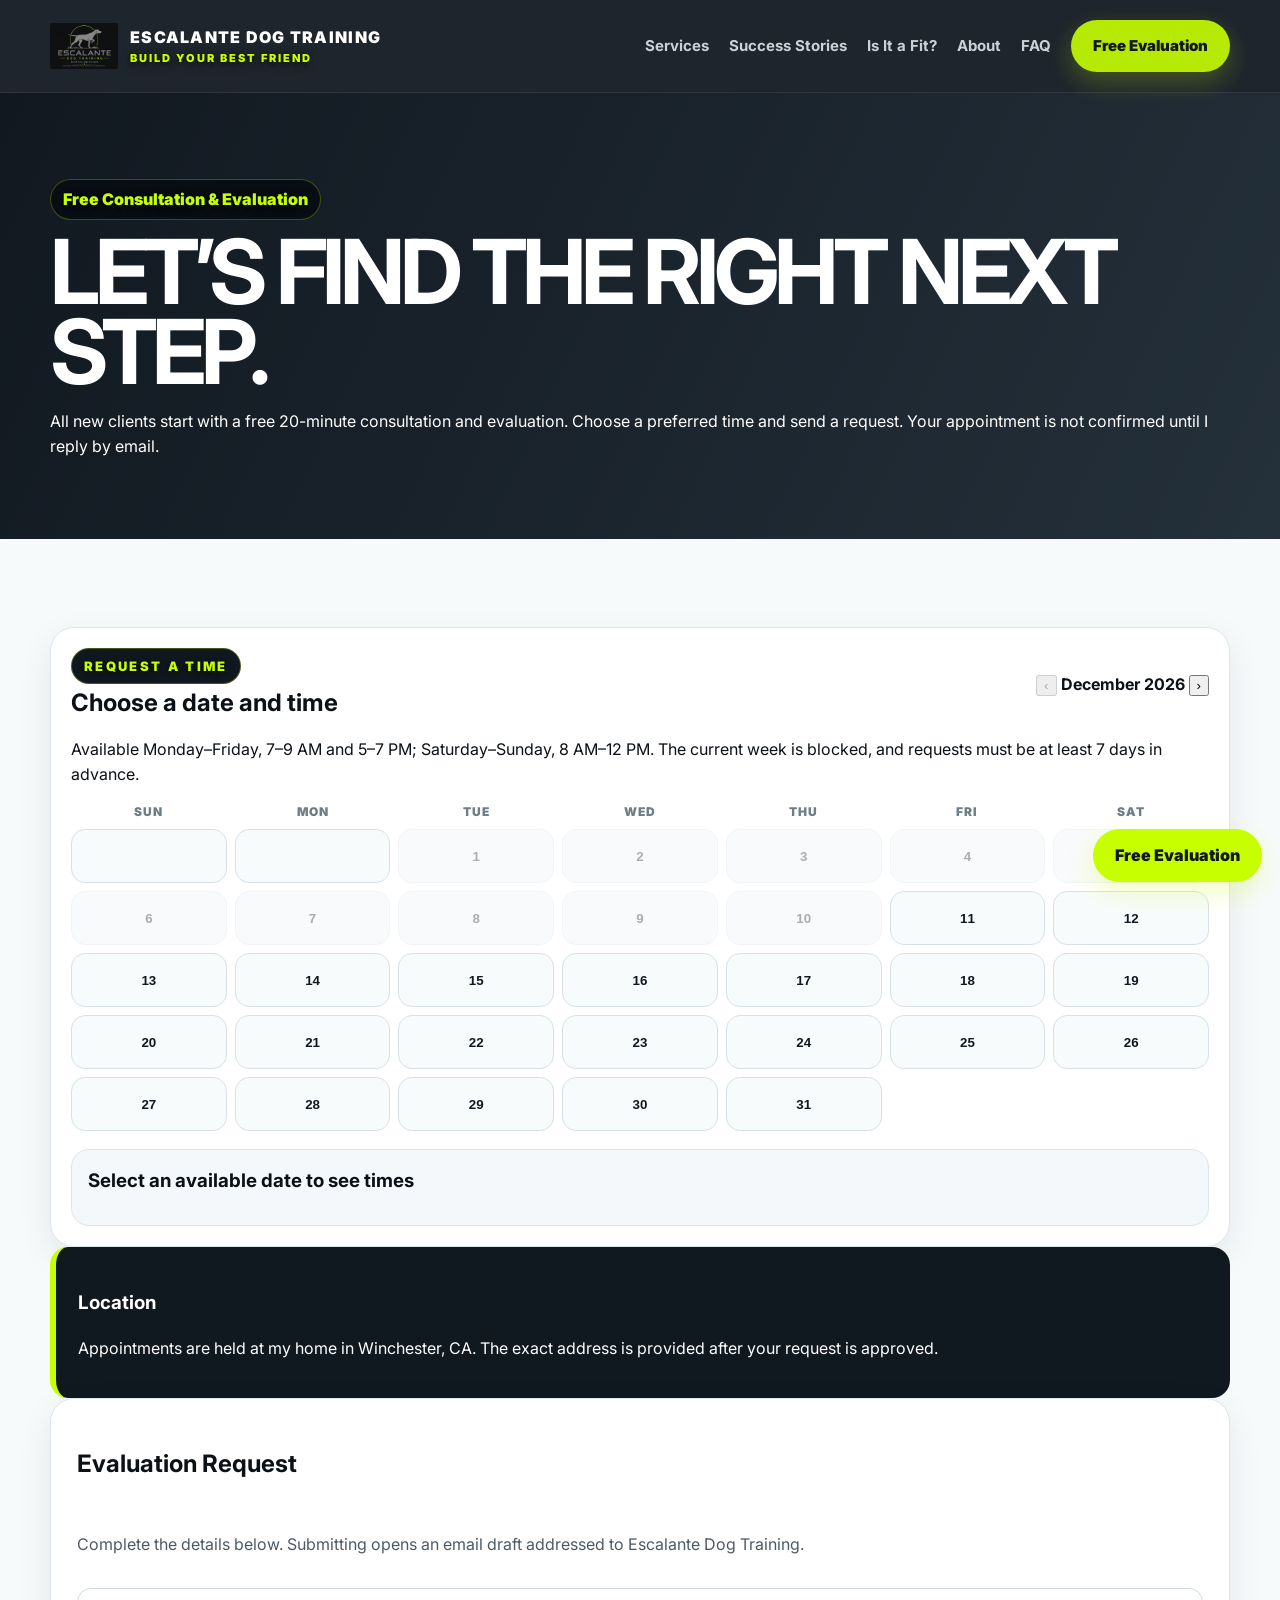
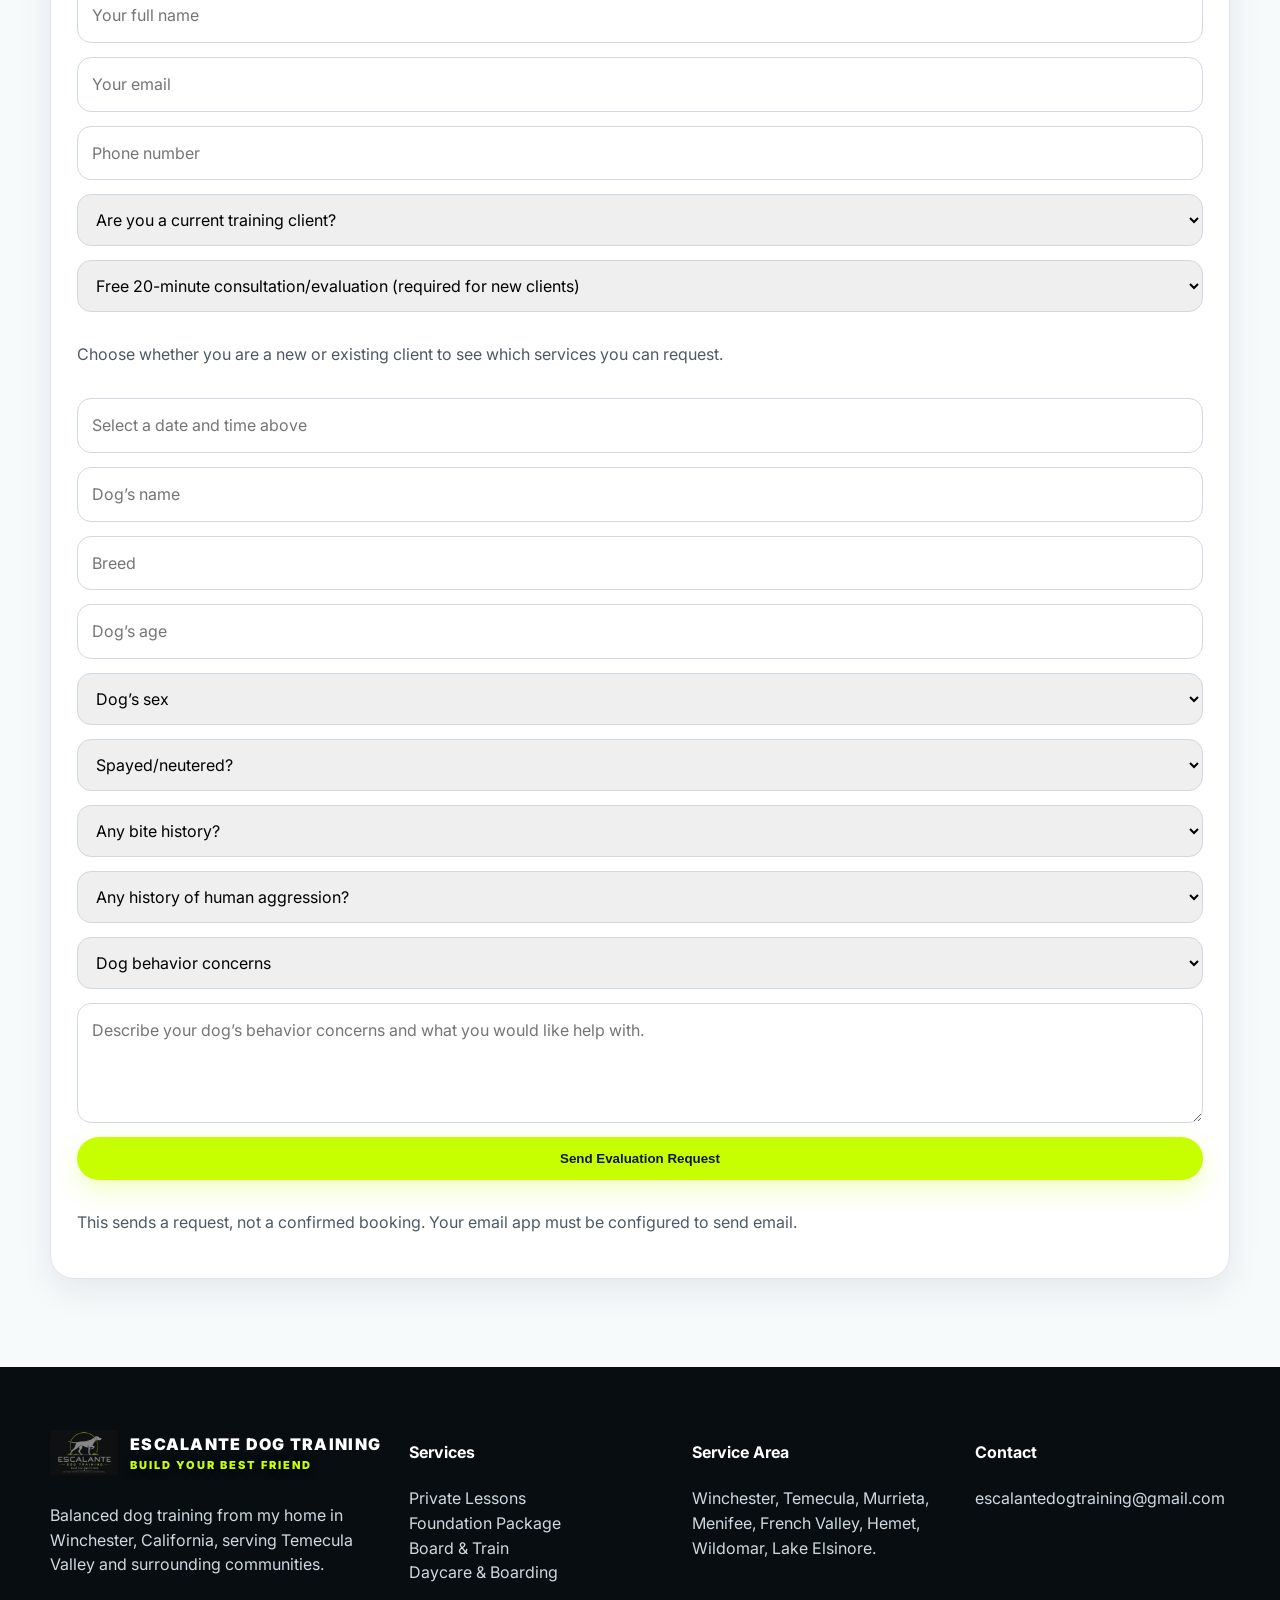
<file: contact.html>
<!doctype html>
<html lang="en">
<head>
  <meta charset="utf-8">
  <meta name="viewport" content="width=device-width, initial-scale=1">
  <title>Book Dog Training in Winchester CA | Escalante Dog Training</title>
  <meta name="description" content="Request a free 20-minute dog training consultation and evaluation with Escalante Dog Training in Winchester, CA.">
  <link rel="icon" type="image/png" href="favicon.png">
  <meta property="og:image" content="assets/images/logo.png">
  <link rel="preconnect" href="https://fonts.googleapis.com">
  <link rel="preconnect" href="https://fonts.gstatic.com" crossorigin>
  <link href="https://fonts.googleapis.com/css2?family=Inter:wght@400;600;700;800;900&display=swap" rel="stylesheet">
  <link rel="stylesheet" href="assets/css/style.css">
</head>

<body>
  <header class="topbar">
    <div class="container nav">
      <a class="brand" href="index.html">
        <img src="assets/images/logo.png" alt="Escalante Dog Training logo">
        <span>Escalante Dog Training<small>Build Your Best Friend</small></span>
      </a>
      <button class="menu" aria-label="Open navigation" aria-expanded="false">☰</button>
      <nav class="links">
        <a href="services.html">Services</a>
        <a href="success-stories.html">Success Stories</a>
        <a href="fit.html">Is It a Fit?</a>
        <a href="about.html">About</a>
        <a href="faq.html">FAQ</a>
        <a href="contact.html" class="btn">Free Evaluation</a>
      </nav>
    </div>
  </header>

  <main>
    <section class="page-hero">
      <div class="container">
        <div class="breadcrumb">Free Consultation &amp; Evaluation</div>
        <h1>Let’s find the right next step.</h1>
        <p>All new clients start with a free 20-minute consultation and evaluation. Choose a preferred time and send a request. Your appointment is not confirmed until I reply by email.</p>
      </div>
    </section>

    <section class="section">
      <div class="container booking-layout">

        <div>
          <div class="calendar-shell">
            <div class="calendar-head">
              <div>
                <span class="eyebrow">Request a Time</span>
                <h2>Choose a date and time</h2>
              </div>

              <div class="month-controls">
                <button type="button" class="calendar-nav" id="prevMonth" aria-label="Previous month">‹</button>
                <strong id="calendarMonthLabel">Month Year</strong>
                <button type="button" class="calendar-nav" id="nextMonth" aria-label="Next month">›</button>
              </div>
            </div>

            <p class="calendar-note">
              Available Monday–Friday, 7–9 AM and 5–7 PM; Saturday–Sunday, 8 AM–12 PM. The current week is blocked, and requests must be at least 7 days in advance.
            </p>

            <div class="cal-grid" id="bookingCalendar" aria-label="Booking calendar"></div>

            <div class="time-panel">
              <h3 id="selectedDateLabel">Select an available date to see times</h3>
              <div class="slots" id="timeSlots"></div>
            </div>
          </div>

          <div class="notice location-note">
            <h3>Location</h3>
            <p>Appointments are held at my home in Winchester, CA. The exact address is provided after your request is approved.</p>
          </div>
        </div>

        <form class="form card pad" id="bookingForm">
          <h2>Evaluation Request</h2>
          <p class="muted">Complete the details below. Submitting opens an email draft addressed to Escalante Dog Training.</p>

          <input name="Name" placeholder="Your full name" autocomplete="name" required>
          <input name="Email" type="email" placeholder="Your email" autocomplete="email" required>
          <input name="Phone" type="tel" placeholder="Phone number" autocomplete="tel" required>

          <select name="Client Status" id="clientStatus" required>
            <option value="">Are you a current training client?</option>
            <option>No — I am a new client</option>
            <option>Yes — I am an existing client</option>
          </select>

          <select name="Service Requested" id="serviceRequested" required>
            <option value="Free 20-minute consultation/evaluation">Free 20-minute consultation/evaluation (required for new clients)</option>
            <option value="Single Training Session - $100">Single Training Session — $100</option>
            <option value="10 Session Foundation Package - $800">10-Session Foundation Package — $800</option>
            <option value="2 Week Board & Train - $1,000">2-Week Board &amp; Train — $1,000</option>
            <option value="4 Week Board & Train - $2,000">4-Week Board &amp; Train — $2,000</option>
            <option value="Daycare - Existing Clients Only">Daycare — Existing Clients Only</option>
            <option value="Boarding - Existing Clients Only">Boarding — Existing Clients Only</option>
          </select>

          <p id="serviceRule" class="form-hint">
            New clients must request the free evaluation first. Other services can be discussed during the evaluation.
          </p>

          <input id="preferred" name="Preferred Date/Time" placeholder="Select a date and time above" readonly required>

          <input name="Dog Name" placeholder="Dog’s name" required>
          <input name="Breed" placeholder="Breed" required>
          <input name="Age" placeholder="Dog’s age" required>

          <select name="Sex" required>
            <option value="">Dog’s sex</option>
            <option>Male</option>
            <option>Female</option>
          </select>

          <select name="Fixed Status" required>
            <option value="">Spayed/neutered?</option>
            <option>Yes</option>
            <option>No</option>
          </select>

          <select name="Bite History" required>
            <option value="">Any bite history?</option>
            <option>No</option>
            <option>Yes</option>
          </select>

          <select name="Human Aggression" required>
            <option value="">Any history of human aggression?</option>
            <option>No</option>
            <option>Yes</option>
          </select>

          <select name="Dog Behavior" required>
            <option value="">Dog behavior concerns</option>
            <option>No known concerns</option>
            <option>Leash reactivity</option>
            <option>Dog aggression (muzzle required)</option>
            <option>Other behavior concerns</option>
          </select>

          <textarea name="Behavior Concerns and Training Goals" placeholder="Describe your dog’s behavior concerns and what you would like help with." required></textarea>

          <button class="btn" type="submit">Send Evaluation Request</button>

          <p class="muted">This sends a request, not a confirmed booking. Your email app must be configured to send email.</p>
        </form>

      </div>
    </section>
  </main>

  <footer class="footer">
    <div class="container footer-grid">
      <div>
        <a class="brand" href="index.html">
          <img src="assets/images/logo.png" alt="Escalante Dog Training logo">
          <span>Escalante Dog Training<small>Build Your Best Friend</small></span>
        </a>
        <p>Balanced dog training from my home in Winchester, California, serving Temecula Valley and surrounding communities.</p>
      </div>

      <div>
        <h4>Services</h4>
        <p>
          <a href="services.html#private">Private Lessons</a><br>
          <a href="services.html#foundation">Foundation Package</a><br>
          <a href="services.html#board-train">Board &amp; Train</a><br>
          <a href="services.html#care">Daycare &amp; Boarding</a>
        </p>
      </div>

      <div>
        <h4>Service Area</h4>
        <p>Winchester, Temecula, Murrieta, Menifee, French Valley, Hemet, Wildomar, Lake Elsinore.</p>
      </div>

      <div>
        <h4>Contact</h4>
        <p><a href="mailto:escalantedogtraining@gmail.com">escalantedogtraining@gmail.com</a></p>
      </div>
    </div>
  </footer>

  <a class="float-book" href="contact.html"><span class="btn">Free Evaluation</span></a>
  <script src="assets/js/script.js"></script>
</body>
</html>
</file>
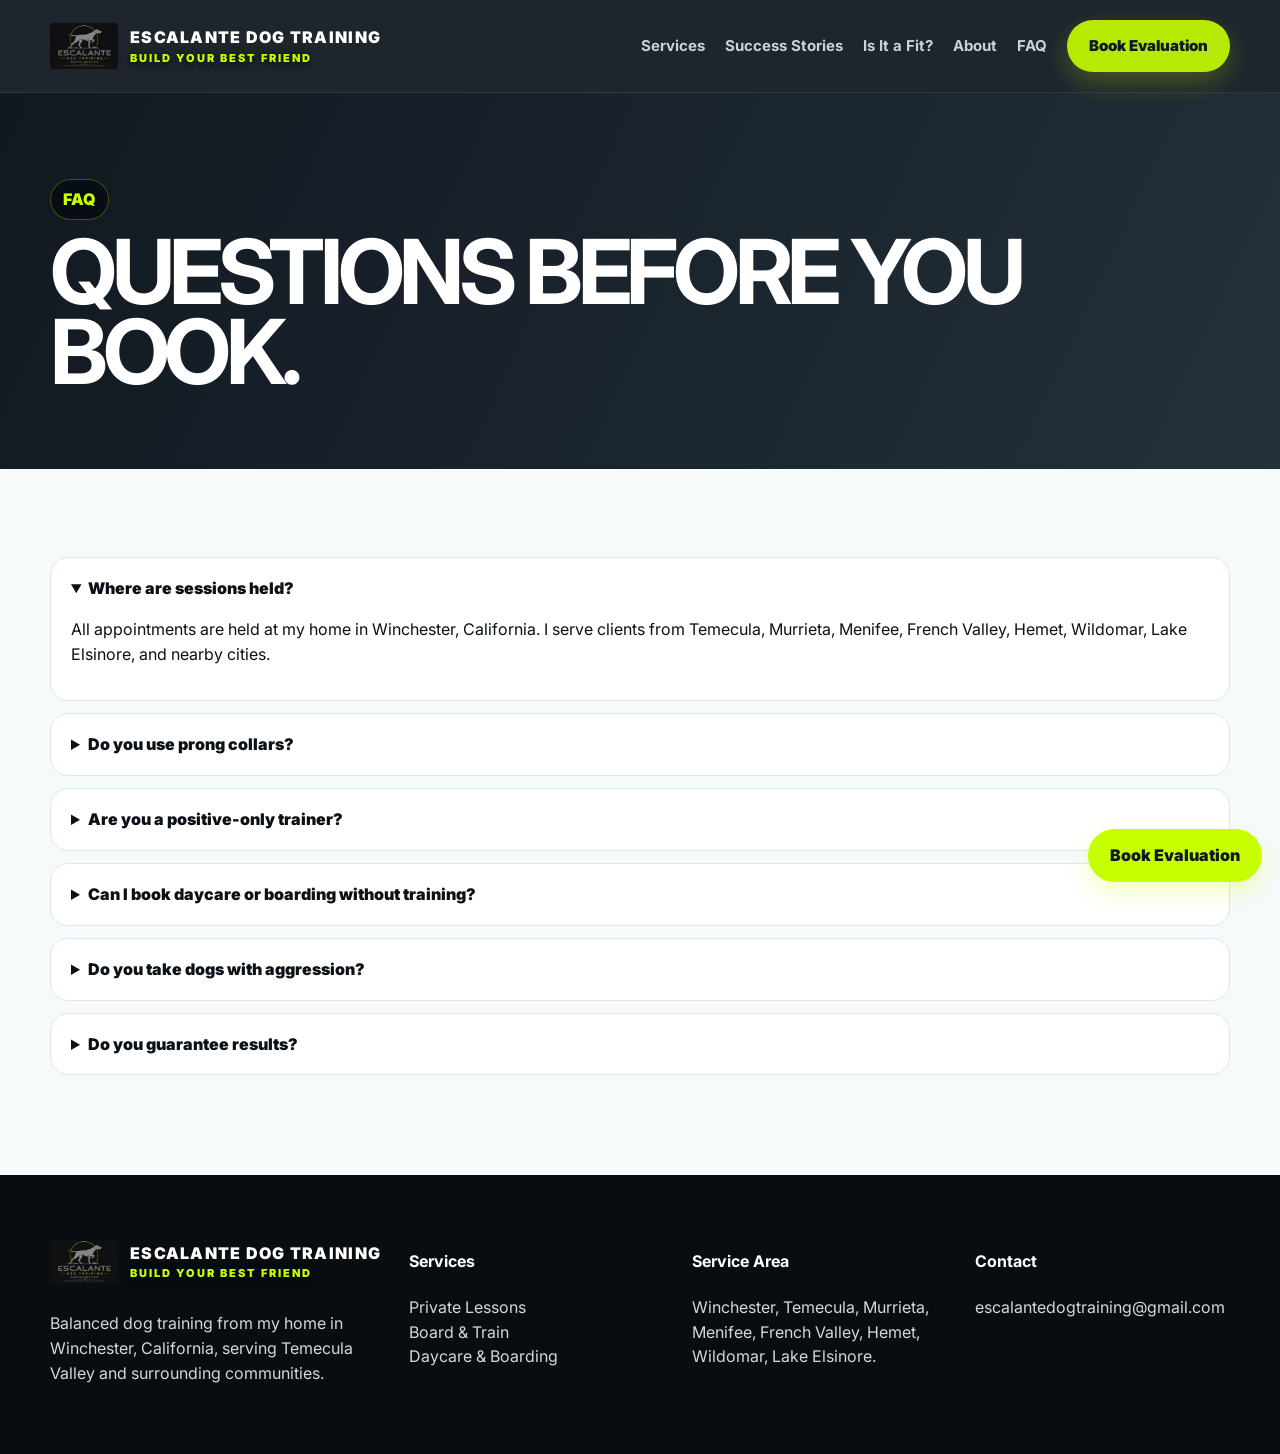
<file: faq.html>
<!doctype html><html lang="en"><head><link rel="icon" type="image/png" href="favicon.png"><meta charset="utf-8"><meta name="viewport" content="width=device-width,initial-scale=1"><title>Dog Training FAQ | Escalante Dog Training</title><meta name="description" content="Frequently asked questions about private dog training, prong collars, board and train, daycare, boarding, and scheduling in Winchester, CA."><meta name="keywords" content="dog trainer Winchester CA, dog trainer Temecula, dog training Murrieta, balanced dog trainer, leash reactivity training, board and train Temecula"><meta property="og:title" content="Dog Training FAQ | Escalante Dog Training"><meta property="og:description" content="Frequently asked questions about private dog training, prong collars, board and train, daycare, boarding, and scheduling in Winchester, CA."><meta property="og:image" content="assets/images/logo.png"><link rel="preconnect" href="https://fonts.googleapis.com"><link rel="preconnect" href="https://fonts.gstatic.com" crossorigin><link href="https://fonts.googleapis.com/css2?family=Inter:wght@400;600;700;800;900&display=swap" rel="stylesheet"><link rel="stylesheet" href="assets/css/style.css"></head><body><header class="topbar"><div class="container nav"><a class="brand" href="index.html"><img src="assets/images/logo.png" alt="Escalante Dog Training pointing Weimaraner logo"><span>Escalante Dog Training<small>Build Your Best Friend</small></span></a><button class="menu" aria-label="Open navigation">☰</button><nav class="links"><a href="services.html">Services</a><a href="success-stories.html">Success Stories</a><a href="fit.html">Is It a Fit?</a><a href="about.html">About</a><a href="faq.html">FAQ</a><a href="contact.html" class="btn">Book Evaluation</a></nav></div></header>
<main><section class="page-hero"><div class="container"><div class="breadcrumb">FAQ</div><h1>Questions before you book.</h1></div></section><section class="section faq"><div class="container"><details open><summary>Where are sessions held?</summary><p>All appointments are held at my home in Winchester, California. I serve clients from Temecula, Murrieta, Menifee, French Valley, Hemet, Wildomar, Lake Elsinore, and nearby cities.</p></details><details><summary>Do you use prong collars?</summary><p>Yes. I use prong collars during training sessions with all dogs. I am transparent about this so clients know what methods and tools they are signing up for.</p></details><details><summary>Are you a positive-only trainer?</summary><p>No. I use balanced training, which includes rewards for wanted behavior and fair consequences for unwanted behavior.</p></details><details><summary>Can I book daycare or boarding without training?</summary><p>No. Daycare and boarding are only for existing training clients. These services maintain structure, but they do not include one-on-one training during the stay.</p></details><details><summary>Do you take dogs with aggression?</summary><p>Dogs with dog aggression must be muzzled. I do not accept dogs with human aggression or bite history.</p></details><details><summary>Do you guarantee results?</summary><p>No, I cannot guarantee results. Training depends on the dog, the owner, consistency, follow-through, and continued practice after each session or program. What I can do is give you clear tools, structure, coaching, and a realistic plan to continue progress at home.</p></details></div></section></main><footer class="footer"><div class="container footer-grid"><div><a class="brand" href="index.html"><img src="assets/images/logo.png" alt="Escalante Dog Training logo"><span>Escalante Dog Training<small>Build Your Best Friend</small></span></a><p>Balanced dog training from my home in Winchester, California, serving Temecula Valley and surrounding communities.</p></div><div><h4>Services</h4><p><a href="services.html">Private Lessons</a><br><a href="services.html#board-train">Board & Train</a><br><a href="services.html#care">Daycare & Boarding</a></p></div><div><h4>Service Area</h4><p>Winchester, Temecula, Murrieta, Menifee, French Valley, Hemet, Wildomar, Lake Elsinore.</p></div><div><h4>Contact</h4><p><a href="mailto:escalantedogtraining@gmail.com">escalantedogtraining@gmail.com</a></p></div></div></footer><a class="float-book" href="contact.html"><span class="btn">Book Evaluation</span></a><script src="assets/js/script.js"></script></body></html>
</file>
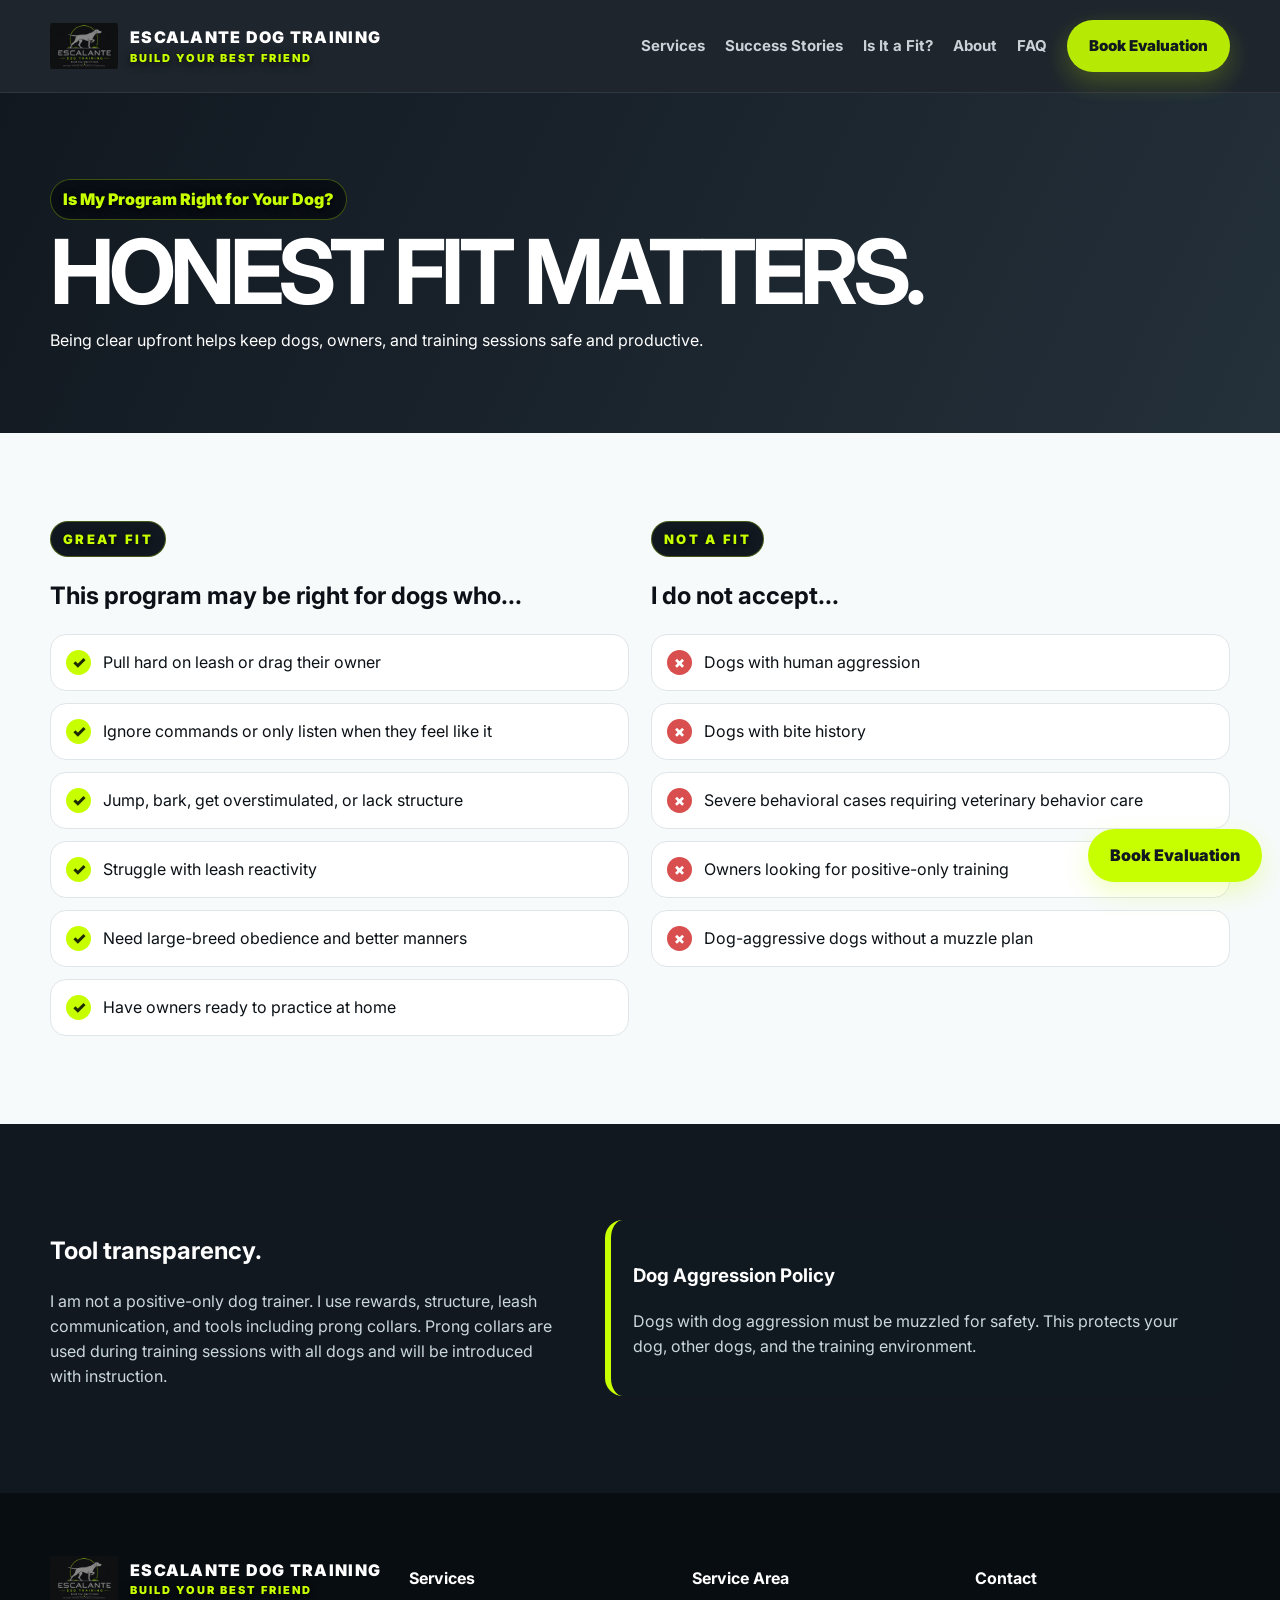
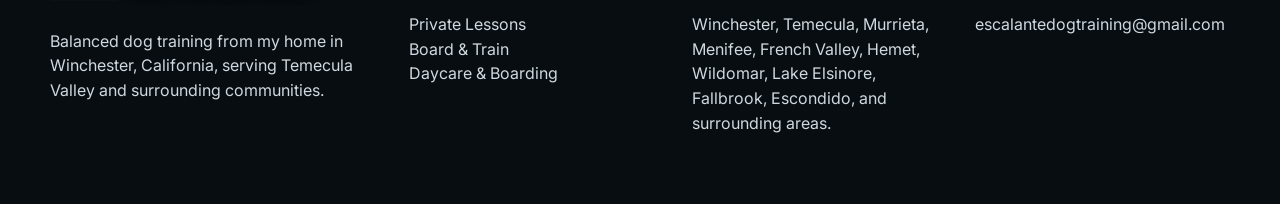
<file: fit.html>
<!doctype html><html lang="en"><head><link rel="icon" type="image/png" href="favicon.png"><meta charset="utf-8"><meta name="viewport" content="width=device-width,initial-scale=1"><title>Is My Dog a Fit? | Escalante Dog Training</title><meta name="description" content="Learn whether Escalante Dog Training is the right fit for your dog, including training philosophy, accepted cases, and safety requirements."><meta name="keywords" content="dog trainer Winchester CA, dog trainer Temecula, dog training Murrieta, balanced dog trainer, leash reactivity training, board and train Temecula"><meta property="og:title" content="Is My Dog a Fit? | Escalante Dog Training"><meta property="og:description" content="Learn whether Escalante Dog Training is the right fit for your dog, including training philosophy, accepted cases, and safety requirements."><meta property="og:image" content="assets/images/logo.png"><link rel="preconnect" href="https://fonts.googleapis.com"><link rel="preconnect" href="https://fonts.gstatic.com" crossorigin><link href="https://fonts.googleapis.com/css2?family=Inter:wght@400;600;700;800;900&display=swap" rel="stylesheet"><link rel="stylesheet" href="assets/css/style.css"></head><body><header class="topbar"><div class="container nav"><a class="brand" href="index.html"><img src="assets/images/logo.png" alt="Escalante Dog Training pointing Weimaraner logo"><span>Escalante Dog Training<small>Build Your Best Friend</small></span></a><button class="menu" aria-label="Open navigation">☰</button><nav class="links"><a href="services.html">Services</a><a href="success-stories.html">Success Stories</a><a href="fit.html">Is It a Fit?</a><a href="about.html">About</a><a href="faq.html">FAQ</a><a href="contact.html" class="btn">Book Evaluation</a></nav></div></header>
<main><section class="page-hero"><div class="container"><div class="breadcrumb">Is My Program Right for Your Dog?</div><h1>Honest fit matters.</h1><p>Being clear upfront helps keep dogs, owners, and training sessions safe and productive.</p></div></section><section class="section"><div class="container grid grid-2"><div><span class="eyebrow">Great Fit</span><h2>This program may be right for dogs who...</h2><div class="checks"><div class="check">Pull hard on leash or drag their owner</div><div class="check">Ignore commands or only listen when they feel like it</div><div class="check">Jump, bark, get overstimulated, or lack structure</div><div class="check">Struggle with leash reactivity</div><div class="check">Need large-breed obedience and better manners</div><div class="check">Have owners ready to practice at home</div></div></div><div><span class="eyebrow">Not a Fit</span><h2>I do not accept...</h2><div class="checks"><div class="xitem">Dogs with human aggression</div><div class="xitem">Dogs with bite history</div><div class="xitem">Severe behavioral cases requiring veterinary behavior care</div><div class="xitem">Owners looking for positive-only training</div><div class="xitem">Dog-aggressive dogs without a muzzle plan</div></div></div></div></section><section class="section dark"><div class="container split"><div><h2>Tool transparency.</h2><p>I am not a positive-only dog trainer. I use rewards, structure, leash communication, and tools including prong collars. Prong collars are used during training sessions with all dogs and will be introduced with instruction.</p></div><div class="notice"><h3>Dog Aggression Policy</h3><p>Dogs with dog aggression must be muzzled for safety. This protects your dog, other dogs, and the training environment.</p></div></div></section></main><footer class="footer"><div class="container footer-grid"><div><a class="brand" href="index.html"><img src="assets/images/logo.png" alt="Escalante Dog Training logo"><span>Escalante Dog Training<small>Build Your Best Friend</small></span></a><p>Balanced dog training from my home in Winchester, California, serving Temecula Valley and surrounding communities.</p></div><div><h4>Services</h4><p><a href="services.html">Private Lessons</a><br><a href="services.html#board-train">Board & Train</a><br><a href="services.html#care">Daycare & Boarding</a></p></div><div><h4>Service Area</h4><p>Winchester, Temecula, Murrieta, Menifee, French Valley, Hemet, Wildomar, Lake Elsinore, Fallbrook, Escondido, and surrounding areas.</p></div><div><h4>Contact</h4><p><a href="mailto:escalantedogtraining@gmail.com">escalantedogtraining@gmail.com</a></p></div></div></footer><a class="float-book" href="contact.html"><span class="btn">Book Evaluation</span></a><script src="assets/js/script.js"></script></body></html>
</file>
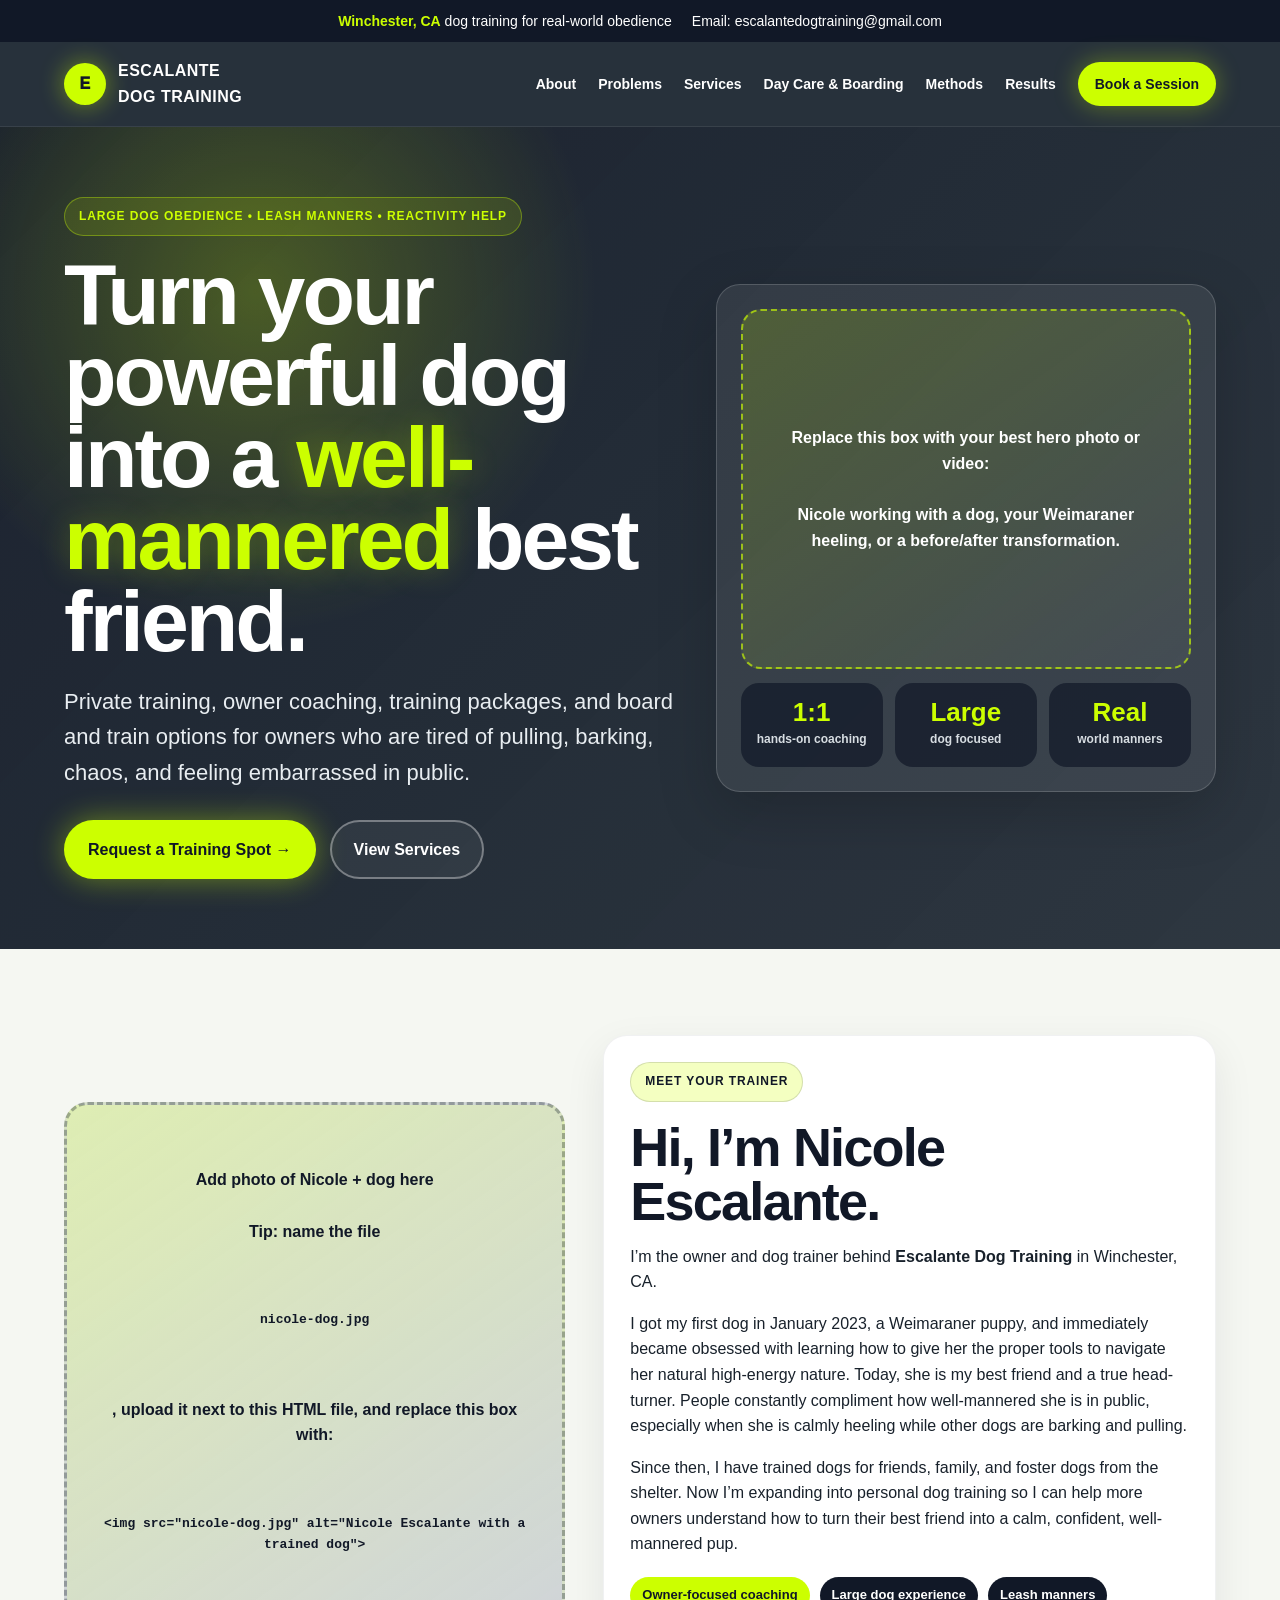
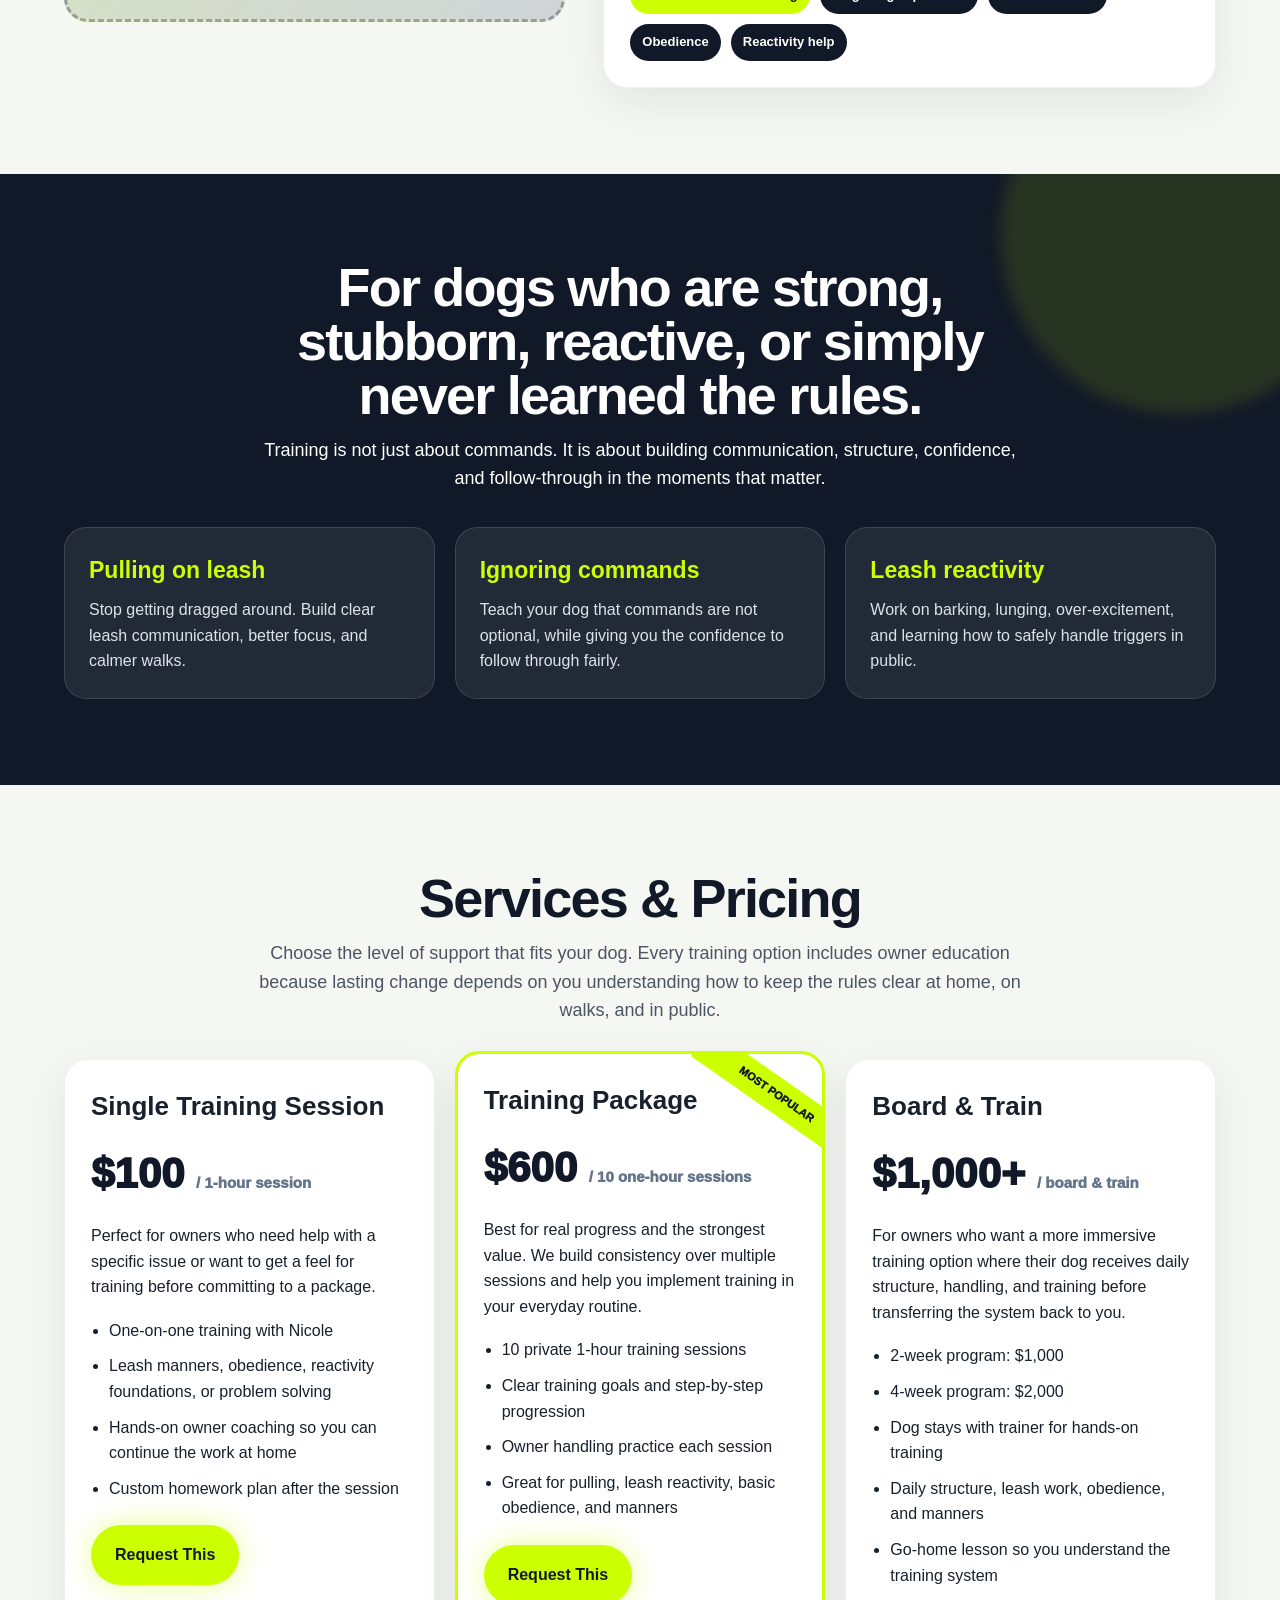
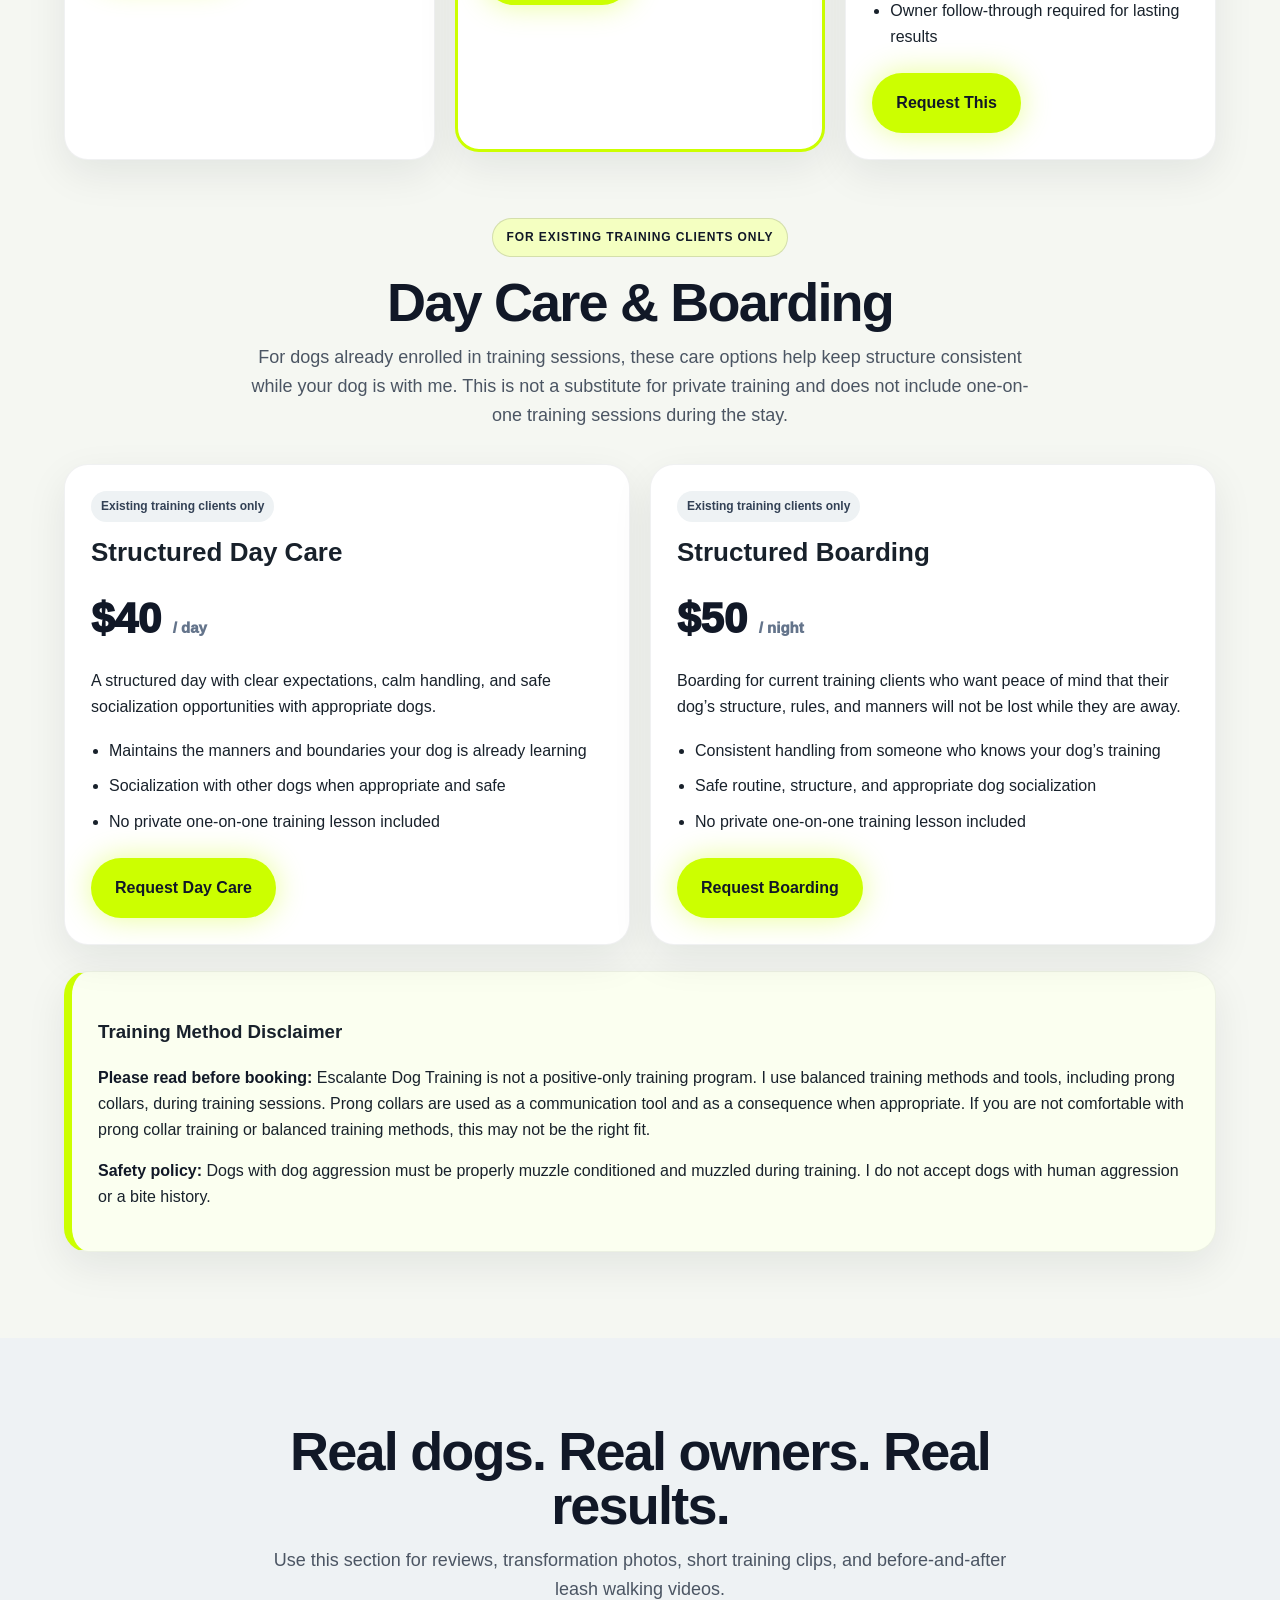
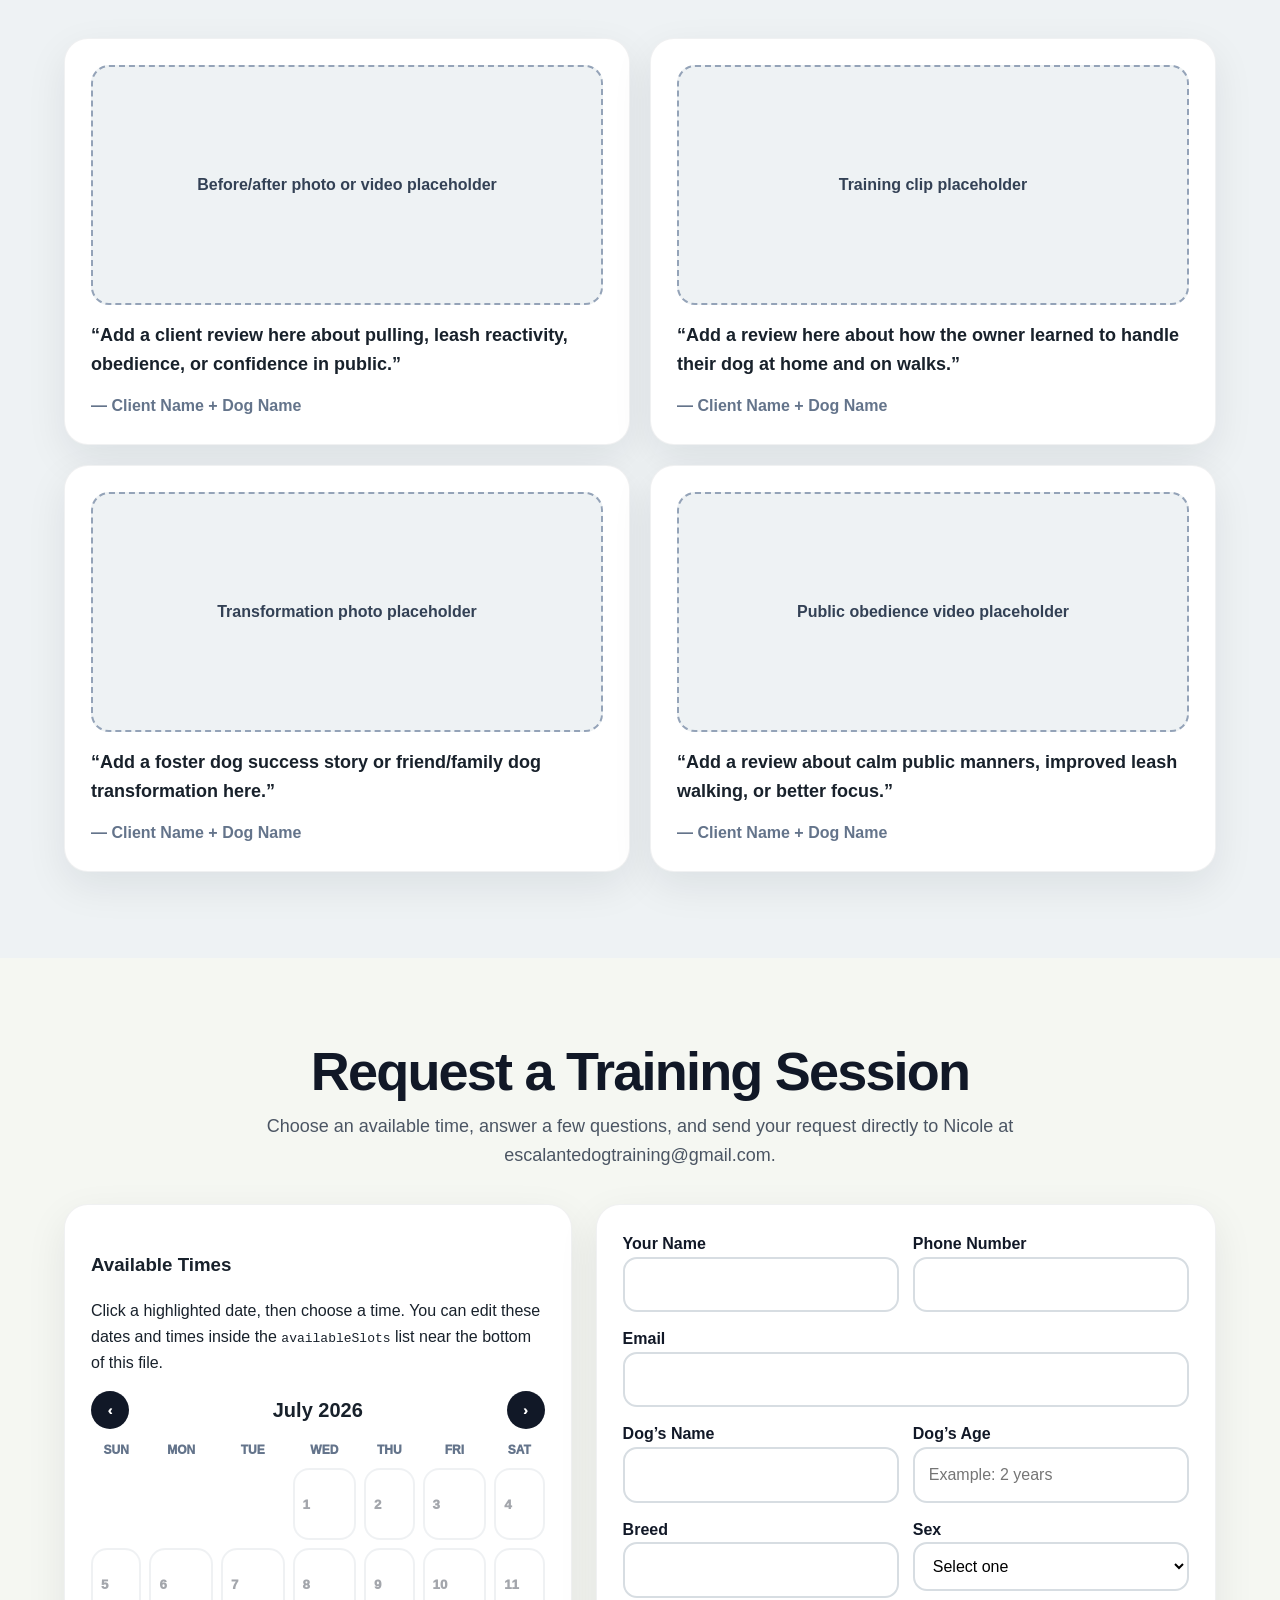
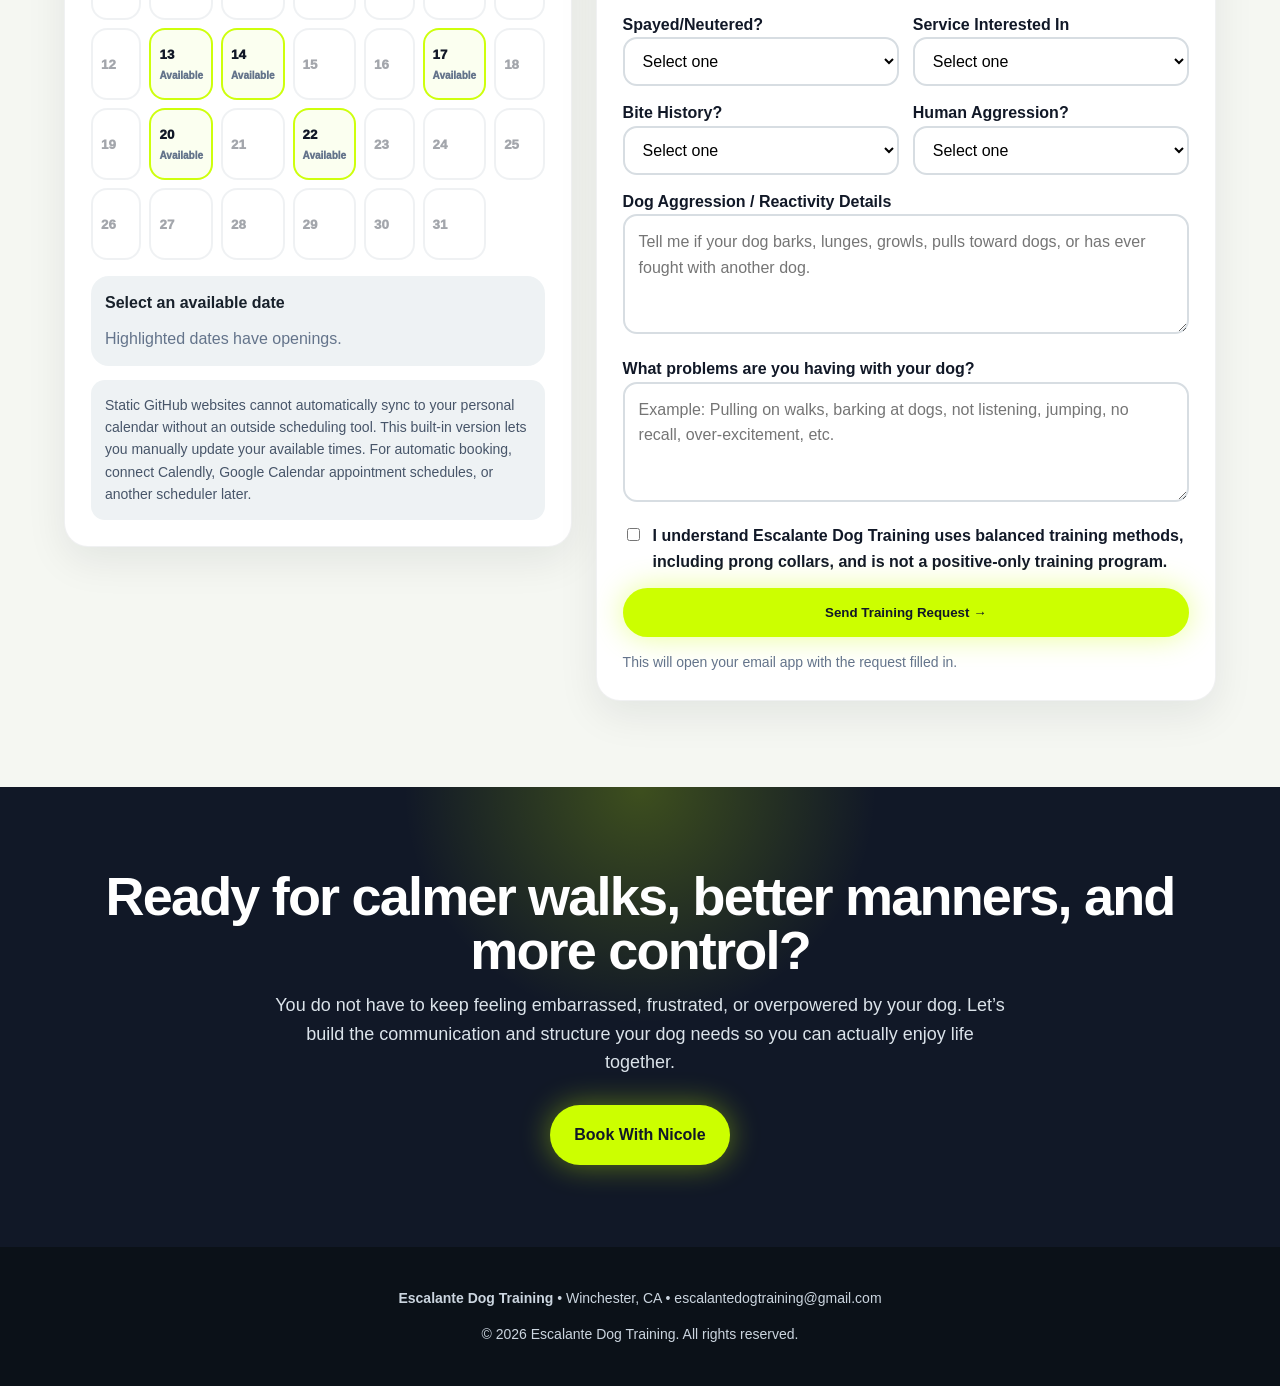
<file: index(2).html>
<!DOCTYPE html>
<html lang="en">
<head>
  <meta charset="UTF-8" />
  <meta name="viewport" content="width=device-width, initial-scale=1.0" />
  <title>Escalante Dog Training | Winchester, CA</title>
  <meta name="description" content="Escalante Dog Training offers private dog training sessions, packages, and board and train options for large dogs in Winchester, CA." />
  <style>
    :root {
      --slate: #1f2933;
      --slate-2: #111827;
      --slate-3: #334155;
      --neon: #ccff00;
      --neon-2: #a3ff12;
      --white: #ffffff;
      --soft: #f5f7f2;
      --muted: #d7dde2;
      --text: #18212b;
      --shadow: 0 20px 60px rgba(0,0,0,.18);
      --radius: 24px;
    }

    * { box-sizing: border-box; }

    html { scroll-behavior: smooth; }

    body {
      margin: 0;
      font-family: Inter, Arial, Helvetica, sans-serif;
      color: var(--text);
      background: var(--soft);
      line-height: 1.6;
    }

    a { color: inherit; text-decoration: none; }

    img, video { max-width: 100%; display: block; }

    .top-bar {
      background: var(--slate-2);
      color: var(--white);
      padding: 10px 5%;
      font-size: 14px;
      display: flex;
      justify-content: center;
      gap: 20px;
      flex-wrap: wrap;
    }

    .top-bar span { color: var(--neon); font-weight: 800; }

    header {
      position: sticky;
      top: 0;
      z-index: 100;
      background: rgba(31, 41, 51, .96);
      backdrop-filter: blur(12px);
      border-bottom: 1px solid rgba(255,255,255,.08);
    }

    nav {
      width: min(1180px, 90%);
      margin: auto;
      display: flex;
      justify-content: space-between;
      align-items: center;
      padding: 16px 0;
    }

    .logo {
      display: flex;
      align-items: center;
      gap: 12px;
      color: var(--white);
      font-weight: 900;
      letter-spacing: .5px;
      text-transform: uppercase;
    }

    .logo-mark {
      width: 42px;
      height: 42px;
      border-radius: 50%;
      background: var(--neon);
      color: var(--slate-2);
      display: grid;
      place-items: center;
      font-weight: 1000;
      box-shadow: 0 0 24px rgba(204,255,0,.45);
    }

    .nav-links {
      display: flex;
      gap: 22px;
      align-items: center;
      color: var(--white);
      font-weight: 700;
      font-size: 14px;
    }

    .nav-links a:hover { color: var(--neon); }

    .nav-cta {
      background: var(--neon);
      color: var(--slate-2) !important;
      padding: 11px 17px;
      border-radius: 999px;
      box-shadow: 0 0 24px rgba(204,255,0,.35);
    }

    .hero {
      background:
        radial-gradient(circle at 20% 20%, rgba(204,255,0,.25), transparent 28%),
        linear-gradient(135deg, rgba(17,24,39,.96), rgba(31,41,51,.93)),
        url('https://images.unsplash.com/photo-1601758124510-52d02ddb7cbd?auto=format&fit=crop&w=1600&q=80') center/cover;
      color: var(--white);
      min-height: 86vh;
      display: grid;
      align-items: center;
      padding: 70px 5%;
    }

    .hero-inner {
      width: min(1180px, 100%);
      margin: auto;
      display: grid;
      grid-template-columns: 1.1fr .9fr;
      gap: 40px;
      align-items: center;
    }

    .eyebrow {
      display: inline-flex;
      align-items: center;
      gap: 8px;
      background: rgba(204,255,0,.12);
      border: 1px solid rgba(204,255,0,.35);
      color: var(--neon);
      padding: 9px 14px;
      border-radius: 999px;
      font-weight: 900;
      text-transform: uppercase;
      letter-spacing: .9px;
      font-size: 12px;
      margin-bottom: 18px;
    }

    h1 {
      font-size: clamp(42px, 7vw, 86px);
      line-height: .95;
      margin: 0 0 22px;
      letter-spacing: -3px;
    }

    .highlight { color: var(--neon); text-shadow: 0 0 30px rgba(204,255,0,.25); }

    .hero p {
      font-size: clamp(17px, 2vw, 22px);
      color: #e8edf1;
      max-width: 720px;
      margin-bottom: 30px;
    }

    .button-row { display: flex; gap: 14px; flex-wrap: wrap; }

    .btn {
      display: inline-flex;
      align-items: center;
      justify-content: center;
      gap: 8px;
      padding: 15px 22px;
      border-radius: 999px;
      font-weight: 900;
      border: 2px solid transparent;
      transition: transform .2s ease, box-shadow .2s ease, background .2s ease;
      cursor: pointer;
    }

    .btn:hover { transform: translateY(-2px); }

    .btn-primary {
      background: var(--neon);
      color: var(--slate-2);
      box-shadow: 0 0 30px rgba(204,255,0,.42);
    }

    .btn-secondary {
      border-color: rgba(255,255,255,.35);
      color: var(--white);
      background: rgba(255,255,255,.06);
    }

    .hero-card {
      background: rgba(255,255,255,.08);
      border: 1px solid rgba(255,255,255,.16);
      border-radius: var(--radius);
      padding: 24px;
      box-shadow: var(--shadow);
    }

    .photo-placeholder {
      min-height: 360px;
      border-radius: 20px;
      border: 2px dashed rgba(204,255,0,.65);
      display: grid;
      place-items: center;
      text-align: center;
      padding: 24px;
      background: linear-gradient(145deg, rgba(204,255,0,.18), rgba(255,255,255,.05));
      color: var(--white);
      font-weight: 800;
    }

    .stats {
      display: grid;
      grid-template-columns: repeat(3, 1fr);
      gap: 12px;
      margin-top: 14px;
    }

    .stat {
      background: rgba(17,24,39,.7);
      border-radius: 18px;
      padding: 16px;
      text-align: center;
    }

    .stat strong { display: block; color: var(--neon); font-size: 26px; line-height: 1; }
    .stat span { font-size: 12px; color: #d7dde2; font-weight: 800; }

    section { padding: 86px 5%; }
    .container { width: min(1180px, 100%); margin: auto; }

    .section-head {
      max-width: 780px;
      margin-bottom: 34px;
    }

    .section-head.center { text-align: center; margin-left: auto; margin-right: auto; }

    h2 {
      font-size: clamp(32px, 5vw, 54px);
      line-height: 1;
      margin: 0 0 14px;
      letter-spacing: -1.8px;
      color: var(--slate-2);
    }

    .section-head p { font-size: 18px; color: #4b5563; margin: 0; }

    .split {
      display: grid;
      grid-template-columns: .9fr 1.1fr;
      gap: 38px;
      align-items: center;
    }

    .about-card, .notice, .service-card, .testimonial, .form-card, .availability-card {
      background: var(--white);
      border-radius: var(--radius);
      padding: 26px;
      box-shadow: 0 14px 40px rgba(15,23,42,.08);
      border: 1px solid rgba(15,23,42,.06);
    }

    .about-image {
      min-height: 520px;
      border-radius: var(--radius);
      background:
        linear-gradient(145deg, rgba(204,255,0,.24), rgba(31,41,51,.1)),
        #e4e8eb;
      border: 3px dashed rgba(31,41,51,.35);
      display: grid;
      place-items: center;
      text-align: center;
      padding: 30px;
      font-weight: 900;
      color: var(--slate-2);
    }

    .pill-list { display: flex; gap: 10px; flex-wrap: wrap; margin-top: 20px; }

    .pill {
      background: var(--slate-2);
      color: var(--white);
      padding: 8px 12px;
      border-radius: 999px;
      font-weight: 800;
      font-size: 13px;
    }

    .pill.neon { background: var(--neon); color: var(--slate-2); }

    .dark-section {
      background: var(--slate-2);
      color: var(--white);
      position: relative;
      overflow: hidden;
    }

    .dark-section:before {
      content: '';
      position: absolute;
      width: 360px;
      height: 360px;
      background: rgba(204,255,0,.12);
      border-radius: 50%;
      top: -120px;
      right: -80px;
      filter: blur(8px);
    }

    .dark-section h2, .dark-section .section-head p { color: var(--white); }

    .grid-3 {
      display: grid;
      grid-template-columns: repeat(3, 1fr);
      gap: 20px;
    }

    .problem-card {
      background: rgba(255,255,255,.08);
      border: 1px solid rgba(255,255,255,.12);
      border-radius: 22px;
      padding: 24px;
    }

    .problem-card h3 { margin: 0 0 8px; color: var(--neon); font-size: 23px; }
    .problem-card p { color: #dbe3ea; margin: 0; }

    .services-grid {
      display: grid;
      grid-template-columns: repeat(3, 1fr);
      gap: 20px;
    }

    .services-grid.care-grid {
      grid-template-columns: repeat(2, 1fr);
    }

    .service-note {
      display: inline-block;
      background: #eef2f4;
      border-radius: 999px;
      padding: 6px 10px;
      font-size: 12px;
      font-weight: 900;
      color: var(--slate-3);
      margin-bottom: 10px;
    }

    .service-card { position: relative; overflow: hidden; }
    .service-card.featured { border: 3px solid var(--neon); transform: translateY(-8px); }
    .service-card.featured:before {
      content: 'MOST POPULAR';
      position: absolute;
      right: -46px;
      top: 24px;
      background: var(--neon);
      color: var(--slate-2);
      padding: 8px 48px;
      transform: rotate(35deg);
      font-size: 11px;
      font-weight: 1000;
    }

    .service-card h3 { font-size: 26px; margin: 0 0 8px; }
    .price { font-size: 42px; font-weight: 1000; color: var(--slate-2); margin: 12px 0; }
    .price small { font-size: 15px; color: #64748b; }

    ul.clean { padding-left: 18px; margin: 18px 0 24px; }
    ul.clean li { margin-bottom: 10px; }

    .notice {
      border-left: 8px solid var(--neon);
      margin-top: 26px;
      background: #fbfff0;
    }

    .notice strong { color: var(--slate-2); }

    .testimonial-grid {
      display: grid;
      grid-template-columns: repeat(2, 1fr);
      gap: 20px;
    }

    .media-box {
      height: 240px;
      border-radius: 18px;
      border: 2px dashed #94a3b8;
      background: #eef2f4;
      display: grid;
      place-items: center;
      text-align: center;
      padding: 18px;
      font-weight: 900;
      color: var(--slate-3);
      margin-bottom: 16px;
    }

    .testimonial blockquote { margin: 0; font-size: 18px; font-weight: 700; }
    .testimonial cite { display: block; margin-top: 14px; color: #64748b; font-style: normal; font-weight: 900; }

    .booking-wrap {
      display: grid;
      grid-template-columns: .9fr 1.1fr;
      gap: 24px;
      align-items: start;
    }

    .calendar-shell { margin-top: 16px; }

    .calendar-header {
      display: flex;
      justify-content: space-between;
      align-items: center;
      gap: 12px;
      margin-bottom: 12px;
    }

    .calendar-header h4 { margin: 0; font-size: 20px; }

    .calendar-nav {
      border: 0;
      background: var(--slate-2);
      color: var(--white);
      border-radius: 999px;
      width: 38px;
      height: 38px;
      font-weight: 1000;
      cursor: pointer;
    }

    .calendar-grid {
      display: grid;
      grid-template-columns: repeat(7, 1fr);
      gap: 8px;
    }

    .day-name {
      text-align: center;
      font-size: 12px;
      font-weight: 1000;
      color: #64748b;
      text-transform: uppercase;
    }

    .calendar-day {
      min-height: 72px;
      border: 2px solid #d7dde2;
      border-radius: 16px;
      background: var(--white);
      color: var(--slate-2);
      font-weight: 1000;
      cursor: pointer;
      padding: 8px;
      text-align: left;
      transition: .2s;
    }

    .calendar-day.empty { visibility: hidden; }
    .calendar-day.no-slots { opacity: .38; cursor: not-allowed; }
    .calendar-day.has-slots { border-color: rgba(204,255,0,.95); background: #fbfff0; }
    .calendar-day.has-slots:after { content: 'Available'; display:block; font-size: 10px; color:#64748b; margin-top: 8px; }
    .calendar-day:hover, .calendar-day.selected { border-color: var(--neon); background: #f4ffc1; box-shadow: 0 0 0 4px rgba(204,255,0,.2); }

    .time-panel {
      margin-top: 16px;
      background: #eef2f4;
      border-radius: 18px;
      padding: 14px;
    }

    .time-panel h4 { margin: 0 0 10px; }

    .time-buttons {
      display: flex;
      flex-wrap: wrap;
      gap: 10px;
    }

    .time-slot {
      border: 2px solid #d7dde2;
      background: var(--white);
      border-radius: 999px;
      padding: 10px 13px;
      font-weight: 900;
      cursor: pointer;
    }

    .time-slot:hover, .time-slot.selected {
      border-color: var(--neon);
      background: var(--neon);
      color: var(--slate-2);
    }

    .selected-time {
      margin-top: 12px;
      font-weight: 900;
      color: var(--slate-2);
    }

    form { display: grid; gap: 14px; }

    label { font-weight: 900; color: var(--slate-2); }

    input, select, textarea {
      width: 100%;
      padding: 13px 14px;
      border-radius: 14px;
      border: 2px solid #d7dde2;
      font: inherit;
      background: var(--white);
    }

    input:focus, select:focus, textarea:focus {
      outline: none;
      border-color: var(--neon);
      box-shadow: 0 0 0 4px rgba(204,255,0,.25);
    }

    textarea { min-height: 120px; resize: vertical; }

    .form-row { display: grid; grid-template-columns: repeat(2, 1fr); gap: 14px; }

    .footer-cta {
      text-align: center;
      background:
        radial-gradient(circle at 50% 0%, rgba(204,255,0,.24), transparent 30%),
        var(--slate-2);
      color: var(--white);
      padding: 82px 5%;
    }

    .footer-cta h2 { color: var(--white); }
    .footer-cta p { max-width: 740px; margin: 0 auto 28px; color: #dbe3ea; font-size: 18px; }

    footer {
      background: #0b1118;
      color: #cbd5df;
      padding: 26px 5%;
      text-align: center;
      font-size: 14px;
    }

    .edit-note {
      background: #eef2f4;
      border-radius: 14px;
      padding: 14px;
      color: #475569;
      font-size: 14px;
      margin-top: 14px;
    }

    @media (max-width: 900px) {
      .hero-inner, .split, .booking-wrap, .services-grid, .grid-3, .testimonial-grid { grid-template-columns: 1fr; }
      nav { align-items: flex-start; gap: 14px; flex-direction: column; }
      .nav-links { width: 100%; overflow-x: auto; padding-bottom: 6px; gap: 10px; }
      .nav-links a { white-space: nowrap; background: rgba(255,255,255,.08); padding: 9px 12px; border-radius: 999px; }
      .stats, .form-row { grid-template-columns: 1fr; }
      .service-card.featured { transform: none; }
      section { padding: 62px 5%; }
      .hero { min-height: auto; }
    }
  </style>
</head>
<body>
  <div class="top-bar">
    <div><span>Winchester, CA</span> dog training for real-world obedience</div>
    <div>Email: <a href="mailto:escalantedogtraining@gmail.com">escalantedogtraining@gmail.com</a></div>
  </div>

  <header>
    <nav>
      <a class="logo" href="#home" aria-label="Escalante Dog Training home">
        <div class="logo-mark">E</div>
        <div>Escalante<br>Dog Training</div>
      </a>
      <div class="nav-links section-tabs" aria-label="Website sections">
        <a href="#about">About</a>
        <a href="#problems">Problems</a>
        <a href="#services">Services</a>
        <a href="#care">Day Care & Boarding</a>
        <a href="#methods">Methods</a>
        <a href="#testimonials">Results</a>
        <a href="#booking" class="nav-cta">Book a Session</a>
      </div>
    </nav>
  </header>

  <main id="home">
    <section class="hero">
      <div class="hero-inner">
        <div>
          <div class="eyebrow">Large dog obedience • leash manners • reactivity help</div>
          <h1>Turn your powerful dog into a <span class="highlight">well-mannered</span> best friend.</h1>
          <p>Private training, owner coaching, training packages, and board and train options for owners who are tired of pulling, barking, chaos, and feeling embarrassed in public.</p>
          <div class="button-row">
            <a class="btn btn-primary" href="#booking">Request a Training Spot →</a>
            <a class="btn btn-secondary" href="#services">View Services</a>
          </div>
        </div>
        <div class="hero-card">
          <div class="photo-placeholder">
            Replace this box with your best hero photo or video:<br><br>
            Nicole working with a dog, your Weimaraner heeling, or a before/after transformation.
          </div>
          <div class="stats">
            <div class="stat"><strong>1:1</strong><span>hands-on coaching</span></div>
            <div class="stat"><strong>Large</strong><span>dog focused</span></div>
            <div class="stat"><strong>Real</strong><span>world manners</span></div>
          </div>
        </div>
      </div>
    </section>

    <section id="about">
      <div class="container split">
        <div class="about-image">
          Add photo of Nicole + dog here<br><br>
          Tip: name the file <code>nicole-dog.jpg</code>, upload it next to this HTML file, and replace this box with:<br>
          <code>&lt;img src="nicole-dog.jpg" alt="Nicole Escalante with a trained dog"&gt;</code>
        </div>
        <div class="about-card">
          <div class="eyebrow" style="color: var(--slate-2); border-color: rgba(31,41,51,.15); background:#f4ffc1;">Meet your trainer</div>
          <h2>Hi, I’m Nicole Escalante.</h2>
          <p>I’m the owner and dog trainer behind <strong>Escalante Dog Training</strong> in Winchester, CA.</p>
          <p>I got my first dog in January 2023, a Weimaraner puppy, and immediately became obsessed with learning how to give her the proper tools to navigate her natural high-energy nature. Today, she is my best friend and a true head-turner. People constantly compliment how well-mannered she is in public, especially when she is calmly heeling while other dogs are barking and pulling.</p>
          <p>Since then, I have trained dogs for friends, family, and foster dogs from the shelter. Now I’m expanding into personal dog training so I can help more owners understand how to turn their best friend into a calm, confident, well-mannered pup.</p>
          <div class="pill-list">
            <span class="pill neon">Owner-focused coaching</span>
            <span class="pill">Large dog experience</span>
            <span class="pill">Leash manners</span>
            <span class="pill">Obedience</span>
            <span class="pill">Reactivity help</span>
          </div>
        </div>
      </div>
    </section>

    <section class="dark-section" id="problems">
      <div class="container">
        <div class="section-head center">
          <h2>For dogs who are strong, stubborn, reactive, or simply never learned the rules.</h2>
          <p>Training is not just about commands. It is about building communication, structure, confidence, and follow-through in the moments that matter.</p>
        </div>
        <div class="grid-3">
          <div class="problem-card">
            <h3>Pulling on leash</h3>
            <p>Stop getting dragged around. Build clear leash communication, better focus, and calmer walks.</p>
          </div>
          <div class="problem-card">
            <h3>Ignoring commands</h3>
            <p>Teach your dog that commands are not optional, while giving you the confidence to follow through fairly.</p>
          </div>
          <div class="problem-card">
            <h3>Leash reactivity</h3>
            <p>Work on barking, lunging, over-excitement, and learning how to safely handle triggers in public.</p>
          </div>
        </div>
      </div>
    </section>

    <section id="services">
      <div class="container">
        <div class="section-head center">
          <h2>Services & Pricing</h2>
          <p>Choose the level of support that fits your dog. Every training option includes owner education because lasting change depends on you understanding how to keep the rules clear at home, on walks, and in public.</p>
        </div>

        <div class="services-grid">
          <div class="service-card">
            <h3>Single Training Session</h3>
            <div class="price">$100 <small>/ 1-hour session</small></div>
            <p>Perfect for owners who need help with a specific issue or want to get a feel for training before committing to a package.</p>
            <ul class="clean">
              <li>One-on-one training with Nicole</li>
              <li>Leash manners, obedience, reactivity foundations, or problem solving</li>
              <li>Hands-on owner coaching so you can continue the work at home</li>
              <li>Custom homework plan after the session</li>
            </ul>
            <a class="btn btn-primary" href="#booking">Request This</a>
          </div>

          <div class="service-card featured">
            <h3>Training Package</h3>
            <div class="price">$600 <small>/ 10 one-hour sessions</small></div>
            <p>Best for real progress and the strongest value. We build consistency over multiple sessions and help you implement training in your everyday routine.</p>
            <ul class="clean">
              <li>10 private 1-hour training sessions</li>
              <li>Clear training goals and step-by-step progression</li>
              <li>Owner handling practice each session</li>
              <li>Great for pulling, leash reactivity, basic obedience, and manners</li>
            </ul>
            <a class="btn btn-primary" href="#booking">Request This</a>
          </div>

          <div class="service-card">
            <h3>Board & Train</h3>
            <div class="price">$1,000+ <small>/ board & train</small></div>
            <p>For owners who want a more immersive training option where their dog receives daily structure, handling, and training before transferring the system back to you.</p>
            <ul class="clean">
              <li>2-week program: $1,000</li>
              <li>4-week program: $2,000</li>
              <li>Dog stays with trainer for hands-on training</li>
              <li>Daily structure, leash work, obedience, and manners</li>
              <li>Go-home lesson so you understand the training system</li>
              <li>Owner follow-through required for lasting results</li>
            </ul>
            <a class="btn btn-primary" href="#booking">Request This</a>
          </div>
        </div>


        <div class="section-head center" id="care" style="margin-top:58px;">
          <div class="eyebrow" style="color: var(--slate-2); border-color: rgba(31,41,51,.15); background:#f4ffc1;">For existing training clients only</div>
          <h2>Day Care & Boarding</h2>
          <p>For dogs already enrolled in training sessions, these care options help keep structure consistent while your dog is with me. This is not a substitute for private training and does not include one-on-one training sessions during the stay.</p>
        </div>

        <div class="services-grid care-grid">
          <div class="service-card">
            <span class="service-note">Existing training clients only</span>
            <h3>Structured Day Care</h3>
            <div class="price">$40 <small>/ day</small></div>
            <p>A structured day with clear expectations, calm handling, and safe socialization opportunities with appropriate dogs.</p>
            <ul class="clean">
              <li>Maintains the manners and boundaries your dog is already learning</li>
              <li>Socialization with other dogs when appropriate and safe</li>
              <li>No private one-on-one training lesson included</li>
            </ul>
            <a class="btn btn-primary" href="#booking">Request Day Care</a>
          </div>

          <div class="service-card">
            <span class="service-note">Existing training clients only</span>
            <h3>Structured Boarding</h3>
            <div class="price">$50 <small>/ night</small></div>
            <p>Boarding for current training clients who want peace of mind that their dog’s structure, rules, and manners will not be lost while they are away.</p>
            <ul class="clean">
              <li>Consistent handling from someone who knows your dog’s training</li>
              <li>Safe routine, structure, and appropriate dog socialization</li>
              <li>No private one-on-one training lesson included</li>
            </ul>
            <a class="btn btn-primary" href="#booking">Request Boarding</a>
          </div>
        </div>

        <div class="notice" id="methods">
          <h3>Training Method Disclaimer</h3>
          <p><strong>Please read before booking:</strong> Escalante Dog Training is not a positive-only training program. I use balanced training methods and tools, including prong collars, during training sessions. Prong collars are used as a communication tool and as a consequence when appropriate. If you are not comfortable with prong collar training or balanced training methods, this may not be the right fit.</p>
          <p><strong>Safety policy:</strong> Dogs with dog aggression must be properly muzzle conditioned and muzzled during training. I do not accept dogs with human aggression or a bite history.</p>
        </div>
      </div>
    </section>

    <section id="testimonials" style="background:#eef2f4;">
      <div class="container">
        <div class="section-head center">
          <h2>Real dogs. Real owners. Real results.</h2>
          <p>Use this section for reviews, transformation photos, short training clips, and before-and-after leash walking videos.</p>
        </div>
        <div class="testimonial-grid">
          <div class="testimonial">
            <div class="media-box">Before/after photo or video placeholder</div>
            <blockquote>“Add a client review here about pulling, leash reactivity, obedience, or confidence in public.”</blockquote>
            <cite>— Client Name + Dog Name</cite>
          </div>
          <div class="testimonial">
            <div class="media-box">Training clip placeholder</div>
            <blockquote>“Add a review here about how the owner learned to handle their dog at home and on walks.”</blockquote>
            <cite>— Client Name + Dog Name</cite>
          </div>
          <div class="testimonial">
            <div class="media-box">Transformation photo placeholder</div>
            <blockquote>“Add a foster dog success story or friend/family dog transformation here.”</blockquote>
            <cite>— Client Name + Dog Name</cite>
          </div>
          <div class="testimonial">
            <div class="media-box">Public obedience video placeholder</div>
            <blockquote>“Add a review about calm public manners, improved leash walking, or better focus.”</blockquote>
            <cite>— Client Name + Dog Name</cite>
          </div>
        </div>
      </div>
    </section>

    <section id="booking">
      <div class="container">
        <div class="section-head center">
          <h2>Request a Training Session</h2>
          <p>Choose an available time, answer a few questions, and send your request directly to Nicole at escalantedogtraining@gmail.com.</p>
        </div>
        <div class="booking-wrap">
          <div class="availability-card">
            <h3>Available Times</h3>
            <p>Click a highlighted date, then choose a time. You can edit these dates and times inside the <code>availableSlots</code> list near the bottom of this file.</p>
            <div class="calendar-shell" id="calendar"></div>
            <div class="edit-note">
              Static GitHub websites cannot automatically sync to your personal calendar without an outside scheduling tool. This built-in version lets you manually update your available times. For automatic booking, connect Calendly, Google Calendar appointment schedules, or another scheduler later.
            </div>
          </div>

          <div class="form-card">
            <form id="bookingForm">
              <input type="hidden" id="selectedSlot" name="selectedSlot" />

              <div class="form-row">
                <div>
                  <label for="ownerName">Your Name</label>
                  <input id="ownerName" name="ownerName" required />
                </div>
                <div>
                  <label for="phone">Phone Number</label>
                  <input id="phone" name="phone" />
                </div>
              </div>

              <div>
                <label for="email">Email</label>
                <input id="email" name="email" type="email" required />
              </div>

              <div class="form-row">
                <div>
                  <label for="dogName">Dog’s Name</label>
                  <input id="dogName" name="dogName" required />
                </div>
                <div>
                  <label for="dogAge">Dog’s Age</label>
                  <input id="dogAge" name="dogAge" placeholder="Example: 2 years" required />
                </div>
              </div>

              <div class="form-row">
                <div>
                  <label for="breed">Breed</label>
                  <input id="breed" name="breed" required />
                </div>
                <div>
                  <label for="sex">Sex</label>
                  <select id="sex" name="sex" required>
                    <option value="">Select one</option>
                    <option>Male</option>
                    <option>Female</option>
                  </select>
                </div>
              </div>

              <div class="form-row">
                <div>
                  <label for="fixed">Spayed/Neutered?</label>
                  <select id="fixed" name="fixed" required>
                    <option value="">Select one</option>
                    <option>Yes</option>
                    <option>No</option>
                  </select>
                </div>
                <div>
                  <label for="service">Service Interested In</label>
                  <select id="service" name="service" required>
                    <option value="">Select one</option>
                    <option>Single Training Session - $100</option>
                    <option>Training Package - 10 sessions for $600</option>
                    <option>2 Week Board & Train - $1,000</option>
                    <option>4 Week Board & Train - $2,000</option>
                    <option>Structured Day Care - $40/day, existing clients only</option>
                    <option>Structured Boarding - $50/night, existing clients only</option>
                  </select>
                </div>
              </div>

              <div class="form-row">
                <div>
                  <label for="biteHistory">Bite History?</label>
                  <select id="biteHistory" name="biteHistory" required>
                    <option value="">Select one</option>
                    <option>No</option>
                    <option>Yes</option>
                  </select>
                </div>
                <div>
                  <label for="humanAggression">Human Aggression?</label>
                  <select id="humanAggression" name="humanAggression" required>
                    <option value="">Select one</option>
                    <option>No</option>
                    <option>Yes</option>
                  </select>
                </div>
              </div>

              <div>
                <label for="dogAggression">Dog Aggression / Reactivity Details</label>
                <textarea id="dogAggression" name="dogAggression" placeholder="Tell me if your dog barks, lunges, growls, pulls toward dogs, or has ever fought with another dog."></textarea>
              </div>

              <div>
                <label for="problems">What problems are you having with your dog?</label>
                <textarea id="problemsInput" name="problems" required placeholder="Example: Pulling on walks, barking at dogs, not listening, jumping, no recall, over-excitement, etc."></textarea>
              </div>

              <label style="display:flex; gap:10px; align-items:flex-start; font-weight:800;">
                <input type="checkbox" required style="width:auto; margin-top:5px;">
                I understand Escalante Dog Training uses balanced training methods, including prong collars, and is not a positive-only training program.
              </label>

              <button class="btn btn-primary" type="submit">Send Training Request →</button>
              <p id="formMessage" style="margin:0; color:#64748b; font-size:14px;">This will open your email app with the request filled in.</p>
            </form>
          </div>
        </div>
      </div>
    </section>

    <section class="footer-cta">
      <div class="container">
        <h2>Ready for calmer walks, better manners, and more control?</h2>
        <p>You do not have to keep feeling embarrassed, frustrated, or overpowered by your dog. Let’s build the communication and structure your dog needs so you can actually enjoy life together.</p>
        <a class="btn btn-primary" href="#booking">Book With Nicole</a>
      </div>
    </section>
  </main>

  <footer>
    <p><strong>Escalante Dog Training</strong> • Winchester, CA • <a href="mailto:escalantedogtraining@gmail.com">escalantedogtraining@gmail.com</a></p>
    <p>© <span id="year"></span> Escalante Dog Training. All rights reserved.</p>
  </footer>

  <script>
    // EDIT YOUR AVAILABLE DATES/TIMES HERE.
    // Use YYYY-MM-DD dates so the calendar can place them visually.
    // Add, remove, or change these slots whenever your schedule changes.
    const availableSlots = [
      { date: '2026-07-13', time: '9:00 AM', note: 'Private session' },
      { date: '2026-07-13', time: '11:30 AM', note: 'Private session' },
      { date: '2026-07-14', time: '10:00 AM', note: 'Private session' },
      { date: '2026-07-17', time: '5:30 PM', note: 'Evening session' },
      { date: '2026-07-20', time: '8:30 AM', note: 'Private session' },
      { date: '2026-07-22', time: '6:00 PM', note: 'Consult / private session' }
    ];

    const calendarContainer = document.getElementById('calendar');
    const selectedSlotInput = document.getElementById('selectedSlot');
    const monthNames = ['January','February','March','April','May','June','July','August','September','October','November','December'];
    let activeMonth = new Date(availableSlots[0].date + 'T12:00:00');
    let selectedDate = null;

    function prettyDate(dateString) {
      const date = new Date(dateString + 'T12:00:00');
      return date.toLocaleDateString('en-US', { weekday: 'long', month: 'long', day: 'numeric', year: 'numeric' });
    }

    function renderCalendar() {
      const year = activeMonth.getFullYear();
      const month = activeMonth.getMonth();
      const firstDay = new Date(year, month, 1).getDay();
      const daysInMonth = new Date(year, month + 1, 0).getDate();
      const slotsByDate = availableSlots.reduce((acc, slot) => {
        acc[slot.date] = acc[slot.date] || [];
        acc[slot.date].push(slot);
        return acc;
      }, {});

      calendarContainer.innerHTML = `
        <div class="calendar-header">
          <button class="calendar-nav" type="button" id="prevMonth" aria-label="Previous month">‹</button>
          <h4>${monthNames[month]} ${year}</h4>
          <button class="calendar-nav" type="button" id="nextMonth" aria-label="Next month">›</button>
        </div>
        <div class="calendar-grid" id="calendarGrid"></div>
        <div class="time-panel" id="timePanel">
          <h4>Select an available date</h4>
          <p style="margin:0;color:#64748b;">Highlighted dates have openings.</p>
        </div>
      `;

      document.getElementById('prevMonth').onclick = () => { activeMonth = new Date(year, month - 1, 1); renderCalendar(); };
      document.getElementById('nextMonth').onclick = () => { activeMonth = new Date(year, month + 1, 1); renderCalendar(); };

      const grid = document.getElementById('calendarGrid');
      ['Sun','Mon','Tue','Wed','Thu','Fri','Sat'].forEach(day => {
        const el = document.createElement('div');
        el.className = 'day-name';
        el.textContent = day;
        grid.appendChild(el);
      });

      for (let i = 0; i < firstDay; i++) {
        const blank = document.createElement('button');
        blank.className = 'calendar-day empty';
        blank.type = 'button';
        grid.appendChild(blank);
      }

      for (let day = 1; day <= daysInMonth; day++) {
        const dateString = `${year}-${String(month + 1).padStart(2, '0')}-${String(day).padStart(2, '0')}`;
        const button = document.createElement('button');
        const hasSlots = !!slotsByDate[dateString];
        button.type = 'button';
        button.className = `calendar-day ${hasSlots ? 'has-slots' : 'no-slots'} ${selectedDate === dateString ? 'selected' : ''}`;
        button.innerHTML = `<span>${day}</span>`;
        button.disabled = !hasSlots;
        button.addEventListener('click', () => { selectedDate = dateString; renderCalendar(); renderTimes(dateString, slotsByDate[dateString]); });
        grid.appendChild(button);
      }

      if (selectedDate && selectedDate.startsWith(`${year}-${String(month + 1).padStart(2, '0')}`)) {
        renderTimes(selectedDate, slotsByDate[selectedDate] || []);
      }
    }

    function renderTimes(dateString, slots) {
      const panel = document.getElementById('timePanel');
      panel.innerHTML = `<h4>${prettyDate(dateString)}</h4><div class="time-buttons"></div><div class="selected-time" id="selectedTimeText"></div>`;
      const timeButtons = panel.querySelector('.time-buttons');
      slots.forEach(slot => {
        const button = document.createElement('button');
        button.type = 'button';
        button.className = 'time-slot';
        button.textContent = `${slot.time} • ${slot.note}`;
        button.addEventListener('click', () => {
          document.querySelectorAll('.time-slot').forEach(s => s.classList.remove('selected'));
          button.classList.add('selected');
          selectedSlotInput.value = `${prettyDate(slot.date)} at ${slot.time} - ${slot.note}`;
          document.getElementById('selectedTimeText').textContent = `Selected: ${selectedSlotInput.value}`;
        });
        timeButtons.appendChild(button);
      });
    }

    renderCalendar();

    document.getElementById('bookingForm').addEventListener('submit', function(e) {
      e.preventDefault();

      const biteHistory = document.getElementById('biteHistory').value;
      const humanAggression = document.getElementById('humanAggression').value;

      if (biteHistory === 'Yes' || humanAggression === 'Yes') {
        alert('For safety, Escalante Dog Training does not accept dogs with human aggression or bite history. Please do not submit this request.');
        return;
      }

      const form = e.target;
      const data = new FormData(form);
      const subject = encodeURIComponent('Dog Training Request - ' + data.get('dogName'));
      const body = encodeURIComponent(
`Hi Nicole,

I would like to request a dog training session.

Selected time: ${data.get('selectedSlot') || 'No time selected'}
Service interested in: ${data.get('service')}

Owner information:
Name: ${data.get('ownerName')}
Phone: ${data.get('phone')}
Email: ${data.get('email')}

Dog information:
Dog's name: ${data.get('dogName')}
Age: ${data.get('dogAge')}
Breed: ${data.get('breed')}
Sex: ${data.get('sex')}
Spayed/Neutered: ${data.get('fixed')}
Bite history: ${data.get('biteHistory')}
Human aggression: ${data.get('humanAggression')}
Dog aggression/reactivity details: ${data.get('dogAggression')}

Main problems I am having:
${data.get('problems')}

I understand Escalante Dog Training uses balanced training methods, including prong collars, and is not a positive-only training program.

Thank you!`
      );

      window.location.href = `mailto:escalantedogtraining@gmail.com?subject=${subject}&body=${body}`;
    });

    document.getElementById('year').textContent = new Date().getFullYear();
  </script>
</body>
</html>
</file>
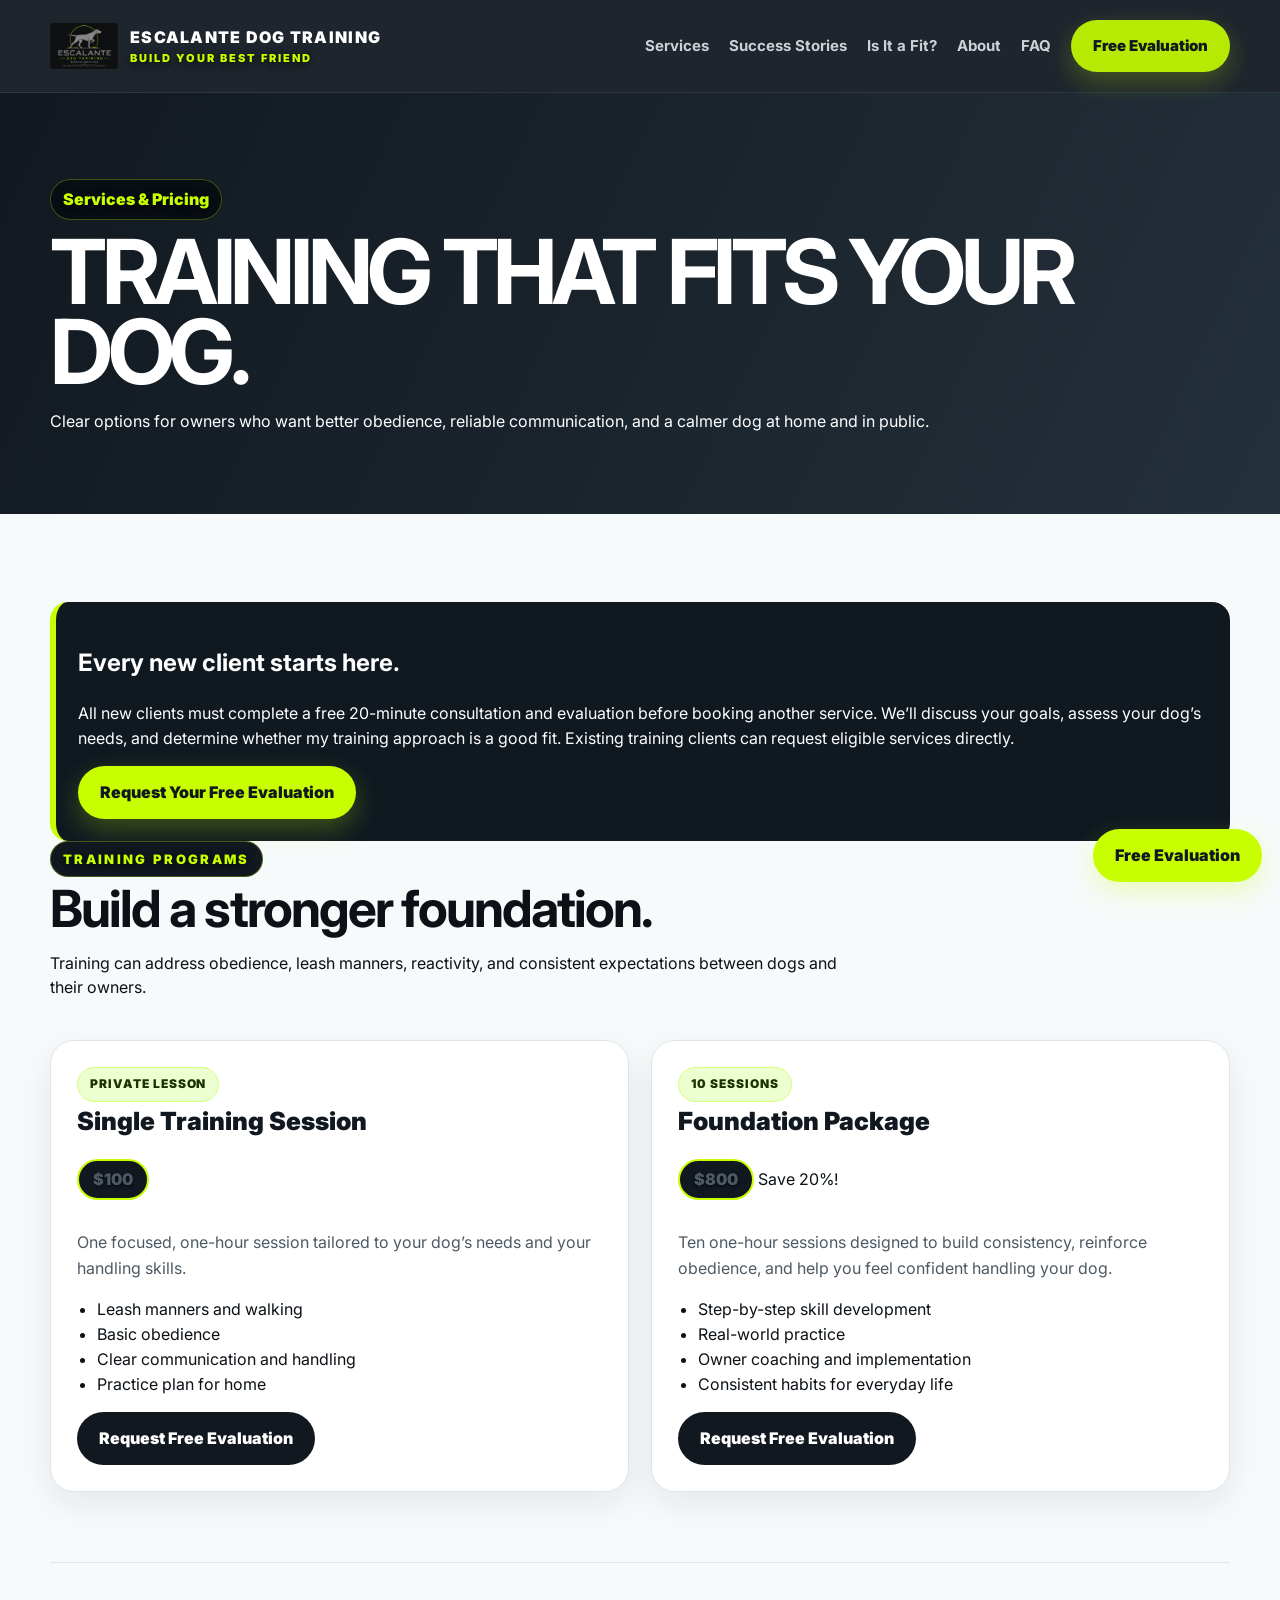
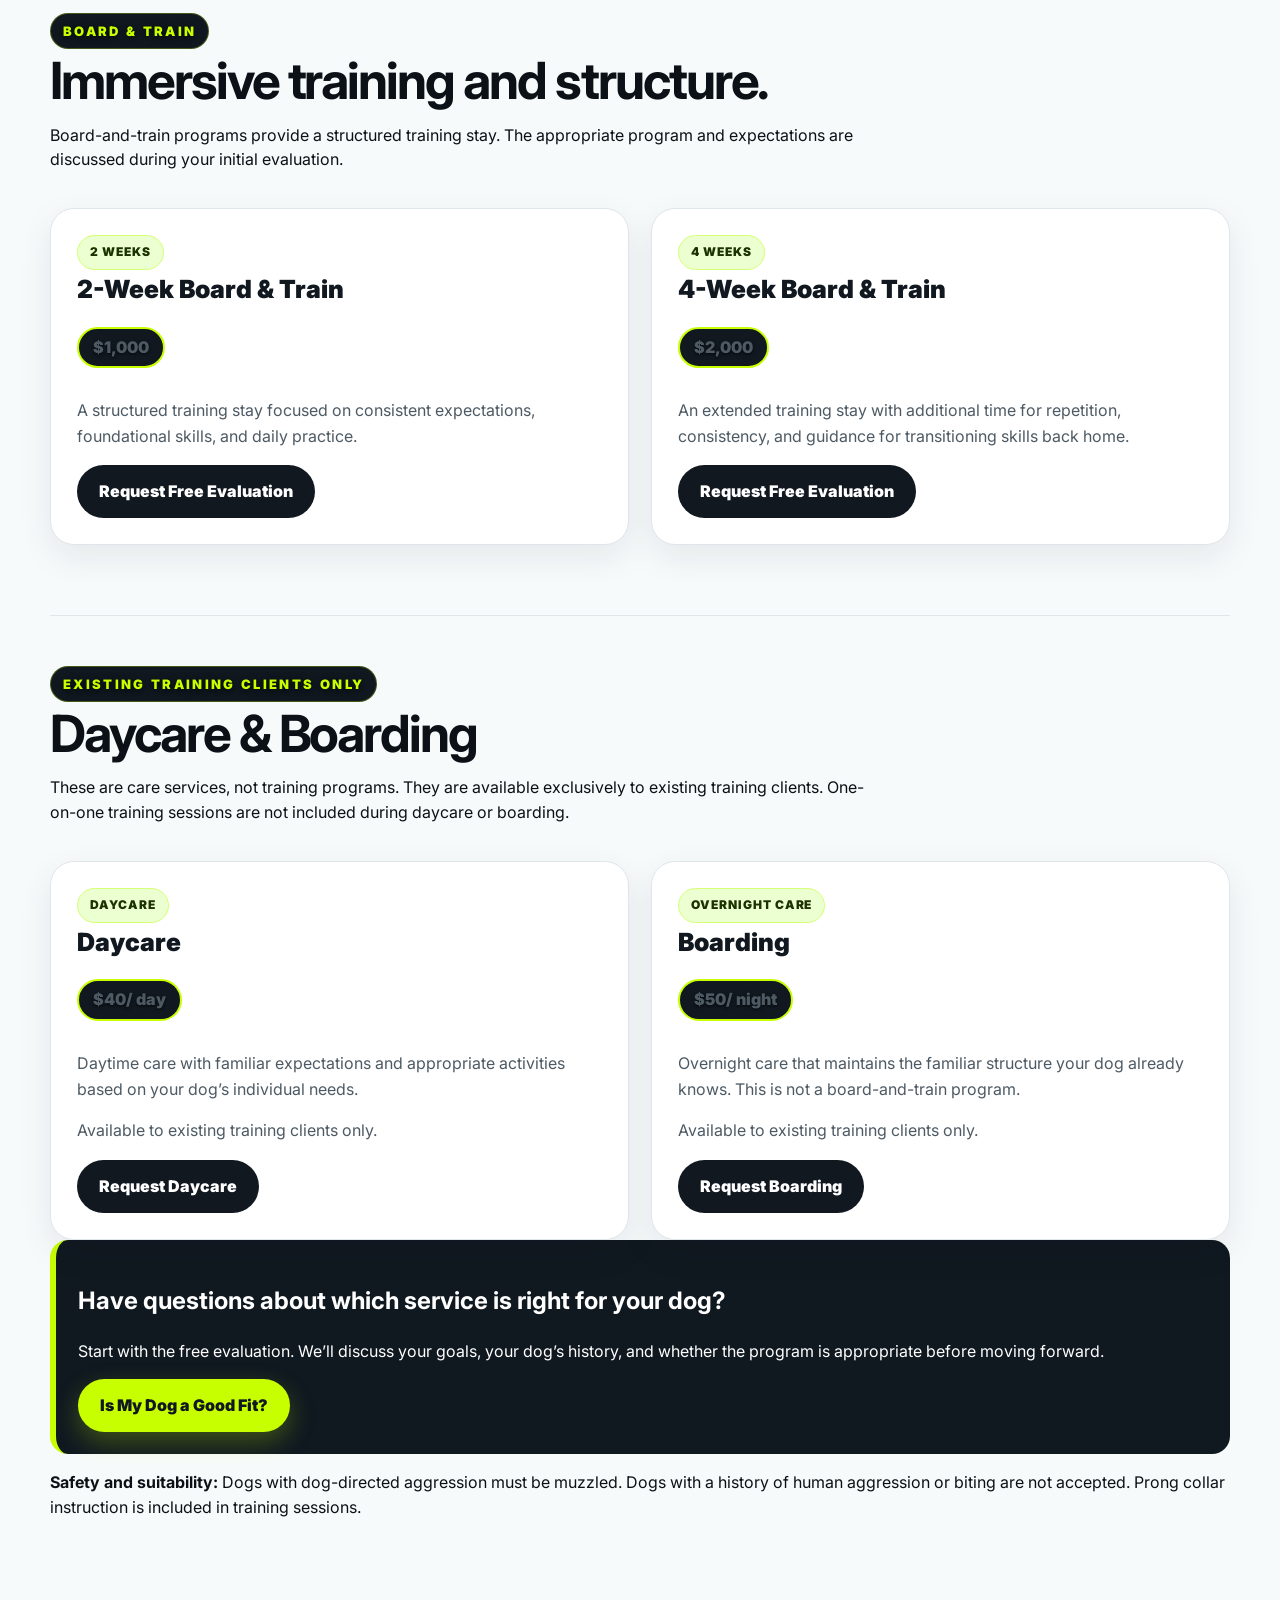
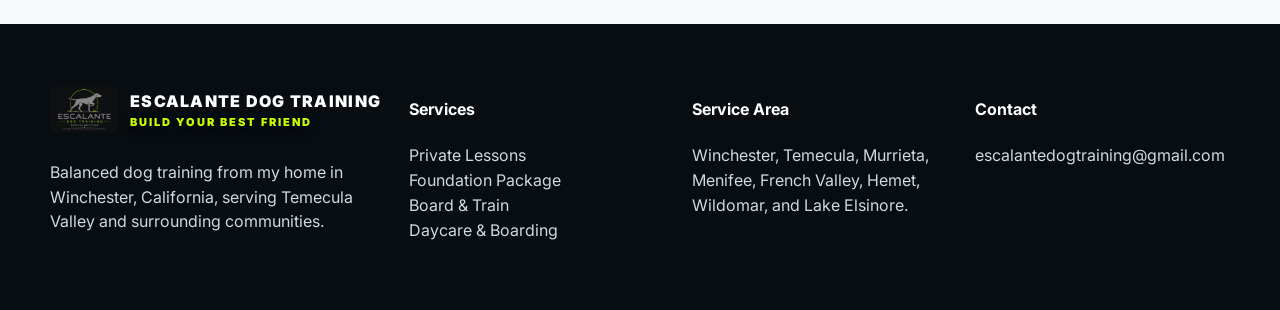
<file: services.html>
<!doctype html>
<html lang="en">
<head>
  <meta charset="utf-8">
  <meta name="viewport" content="width=device-width, initial-scale=1">

  <title>Dog Training Services &amp; Pricing | Escalante Dog Training</title>
  <meta name="description" content="Explore dog training services and pricing in Winchester, CA. Private lessons, foundation packages, board and train, and care for existing clients.">
  <meta name="keywords" content="dog trainer Winchester CA, dog trainer Temecula, dog training Murrieta, balanced dog trainer, leash reactivity training, board and train Temecula">

  <meta property="og:title" content="Dog Training Services &amp; Pricing | Escalante Dog Training">
  <meta property="og:description" content="Dog training programs and pricing serving Winchester and the Temecula Valley.">
  <meta property="og:image" content="assets/images/logo.png">

  <link rel="icon" type="image/png" href="favicon.png">
  <link rel="preconnect" href="https://fonts.googleapis.com">
  <link rel="preconnect" href="https://fonts.gstatic.com" crossorigin>
  <link href="https://fonts.googleapis.com/css2?family=Inter:wght@400;600;700;800;900&display=swap" rel="stylesheet">
  <link rel="stylesheet" href="assets/css/style.css">
</head>

<body>
  <header class="topbar">
    <div class="container nav">
      <a class="brand" href="index.html">
        <img src="assets/images/logo.png" alt="Escalante Dog Training logo">
        <span>
          Escalante Dog Training
          <small>Build Your Best Friend</small>
        </span>
      </a>

      <button class="menu" aria-label="Open navigation" aria-expanded="false">☰</button>

      <nav class="links">
        <a href="services.html" aria-current="page">Services</a>
        <a href="success-stories.html">Success Stories</a>
        <a href="fit.html">Is It a Fit?</a>
        <a href="about.html">About</a>
        <a href="faq.html">FAQ</a>
        <a href="contact.html" class="btn">Free Evaluation</a>
      </nav>
    </div>
  </header>

  <main>
    <section class="page-hero">
      <div class="container">
        <div class="breadcrumb">Services &amp; Pricing</div>
        <h1>Training that fits your dog.</h1>
        <p>
          Clear options for owners who want better obedience, reliable communication,
          and a calmer dog at home and in public.
        </p>
      </div>
    </section>

    <section class="section">
      <div class="container">

        <div class="notice service-start">
          <h2>Every new client starts here.</h2>
          <p>
            All new clients must complete a free 20-minute consultation and evaluation
            before booking another service. We’ll discuss your goals, assess your dog’s
            needs, and determine whether my training approach is a good fit.
            Existing training clients can request eligible services directly.
          </p>
          <a class="btn" href="contact.html">Request Your Free Evaluation</a>
        </div>

        <div class="section-title">
          <span class="eyebrow">Training Programs</span>
          <h2>Build a stronger foundation.</h2>
          <p>
            Training can address obedience, leash manners, reactivity, and consistent
            expectations between dogs and their owners.
          </p>
        </div>

        <div class="service-group grid grid-2">

          <article class="card pad service-card" id="private">
            <span class="tag">Private Lesson</span>
            <h3>Single Training Session</h3>
            <p class="price">$100</p>
            <p>
              One focused, one-hour session tailored to your dog’s needs and your
              handling skills.
            </p>
            <ul class="list">
              <li>Leash manners and walking</li>
              <li>Basic obedience</li>
              <li>Clear communication and handling</li>
              <li>Practice plan for home</li>
            </ul>
            <a class="btn dark" href="contact.html">Request Free Evaluation</a>
          </article>

          <article class="card pad service-card" id="foundation">
            <span class="tag">10 Sessions</span>
            <h3>Foundation Package</h3>
            <p class="price">$800 </p>
            <span class="savings">Save 20%!</span> 
            <p>
              Ten one-hour sessions designed to build consistency, reinforce
              obedience, and help you feel confident handling your dog.
            </p>
            <ul class="list">
              <li>Step-by-step skill development</li>
              <li>Real-world practice</li>
              <li>Owner coaching and implementation</li>
              <li>Consistent habits for everyday life</li>
            </ul>
            <a class="btn dark" href="contact.html">Request Free Evaluation</a>
          </article>

        </div>

        <div class="service-group" id="board-train">
          <div class="section-title">
            <span class="eyebrow">Board &amp; Train</span>
            <h2>Immersive training and structure.</h2>
            <p>
              Board-and-train programs provide a structured training stay.
              The appropriate program and expectations are discussed during your
              initial evaluation.
            </p>
          </div>

          <div class="grid grid-2">

            <article class="card pad service-card">
              <span class="tag">2 Weeks</span>
              <h3>2-Week Board &amp; Train</h3>
              <p class="price">$1,000</p>
              <p>
                A structured training stay focused on consistent expectations,
                foundational skills, and daily practice.
              </p>
              <a class="btn dark" href="contact.html">Request Free Evaluation</a>
            </article>

            <article class="card pad service-card">
              <span class="tag">4 Weeks</span>
              <h3>4-Week Board &amp; Train</h3>
              <p class="price">$2,000</p>
              <p>
                An extended training stay with additional time for repetition,
                consistency, and guidance for transitioning skills back home.
              </p>
              <a class="btn dark" href="contact.html">Request Free Evaluation</a>
            </article>

          </div>
        </div>

        <div class="service-group" id="care">
          <div class="section-title">
            <span class="eyebrow">Existing Training Clients Only</span>
            <h2>Daycare &amp; Boarding</h2>
            <p>
              These are care services, not training programs. They are available
              exclusively to existing training clients. One-on-one training sessions
              are not included during daycare or boarding.
            </p>
          </div>

          <div class="grid grid-2">

            <article class="card pad service-card">
              <span class="tag">Daycare</span>
              <h3>Daycare</h3>
              <p class="price">$40 <span>/ day</span></p>
              <p>
                Daytime care with familiar expectations and appropriate activities
                based on your dog’s individual needs.
              </p>
              <p class="service-eligibility">
                Available to existing training clients only.
              </p>
              <a class="btn dark" href="contact.html">Request Daycare</a>
            </article>

            <article class="card pad service-card">
              <span class="tag">Overnight Care</span>
              <h3>Boarding</h3>
              <p class="price">$50 <span>/ night</span></p>
              <p>
                Overnight care that maintains the familiar structure your dog already
                knows. This is not a board-and-train program.
              </p>
              <p class="service-eligibility">
                Available to existing training clients only.
              </p>
              <a class="btn dark" href="contact.html">Request Boarding</a>
            </article>

          </div>
        </div>

        <div class="notice">
          <h2>Have questions about which service is right for your dog?</h2>
          <p>
            Start with the free evaluation. We’ll discuss your goals, your dog’s
            history, and whether the program is appropriate before moving forward.
          </p>
          <a class="btn" href="fit.html">Is My Dog a Good Fit?</a>
        </div>

        <p class="service-eligibility">
          <strong>Safety and suitability:</strong>
          Dogs with dog-directed aggression must be muzzled. Dogs with a history
          of human aggression or biting are not accepted. Prong collar instruction
          is included in training sessions.
        </p>

      </div>
    </section>
  </main>

  <footer class="footer">
    <div class="container footer-grid">

      <div>
        <a class="brand" href="index.html">
          <img src="assets/images/logo.png" alt="Escalante Dog Training logo">
          <span>
            Escalante Dog Training
            <small>Build Your Best Friend</small>
          </span>
        </a>
        <p>
          Balanced dog training from my home in Winchester, California,
          serving Temecula Valley and surrounding communities.
        </p>
      </div>

      <div>
        <h4>Services</h4>
        <p>
          <a href="services.html#private">Private Lessons</a><br>
          <a href="services.html#foundation">Foundation Package</a><br>
          <a href="services.html#board-train">Board &amp; Train</a><br>
          <a href="services.html#care">Daycare &amp; Boarding</a>
        </p>
      </div>

      <div>
        <h4>Service Area</h4>
        <p>
          Winchester, Temecula, Murrieta, Menifee, French Valley,
          Hemet, Wildomar, and Lake Elsinore.
        </p>
      </div>

      <div>
        <h4>Contact</h4>
        <p>
          <a href="mailto:escalantedogtraining@gmail.com">
            escalantedogtraining@gmail.com
          </a>
        </p>
      </div>

    </div>
  </footer>

  <a class="float-book" href="contact.html">
    <span class="btn">Free Evaluation</span>
  </a>

  <script src="assets/js/script.js"></script>
</body>
</html>
</file>
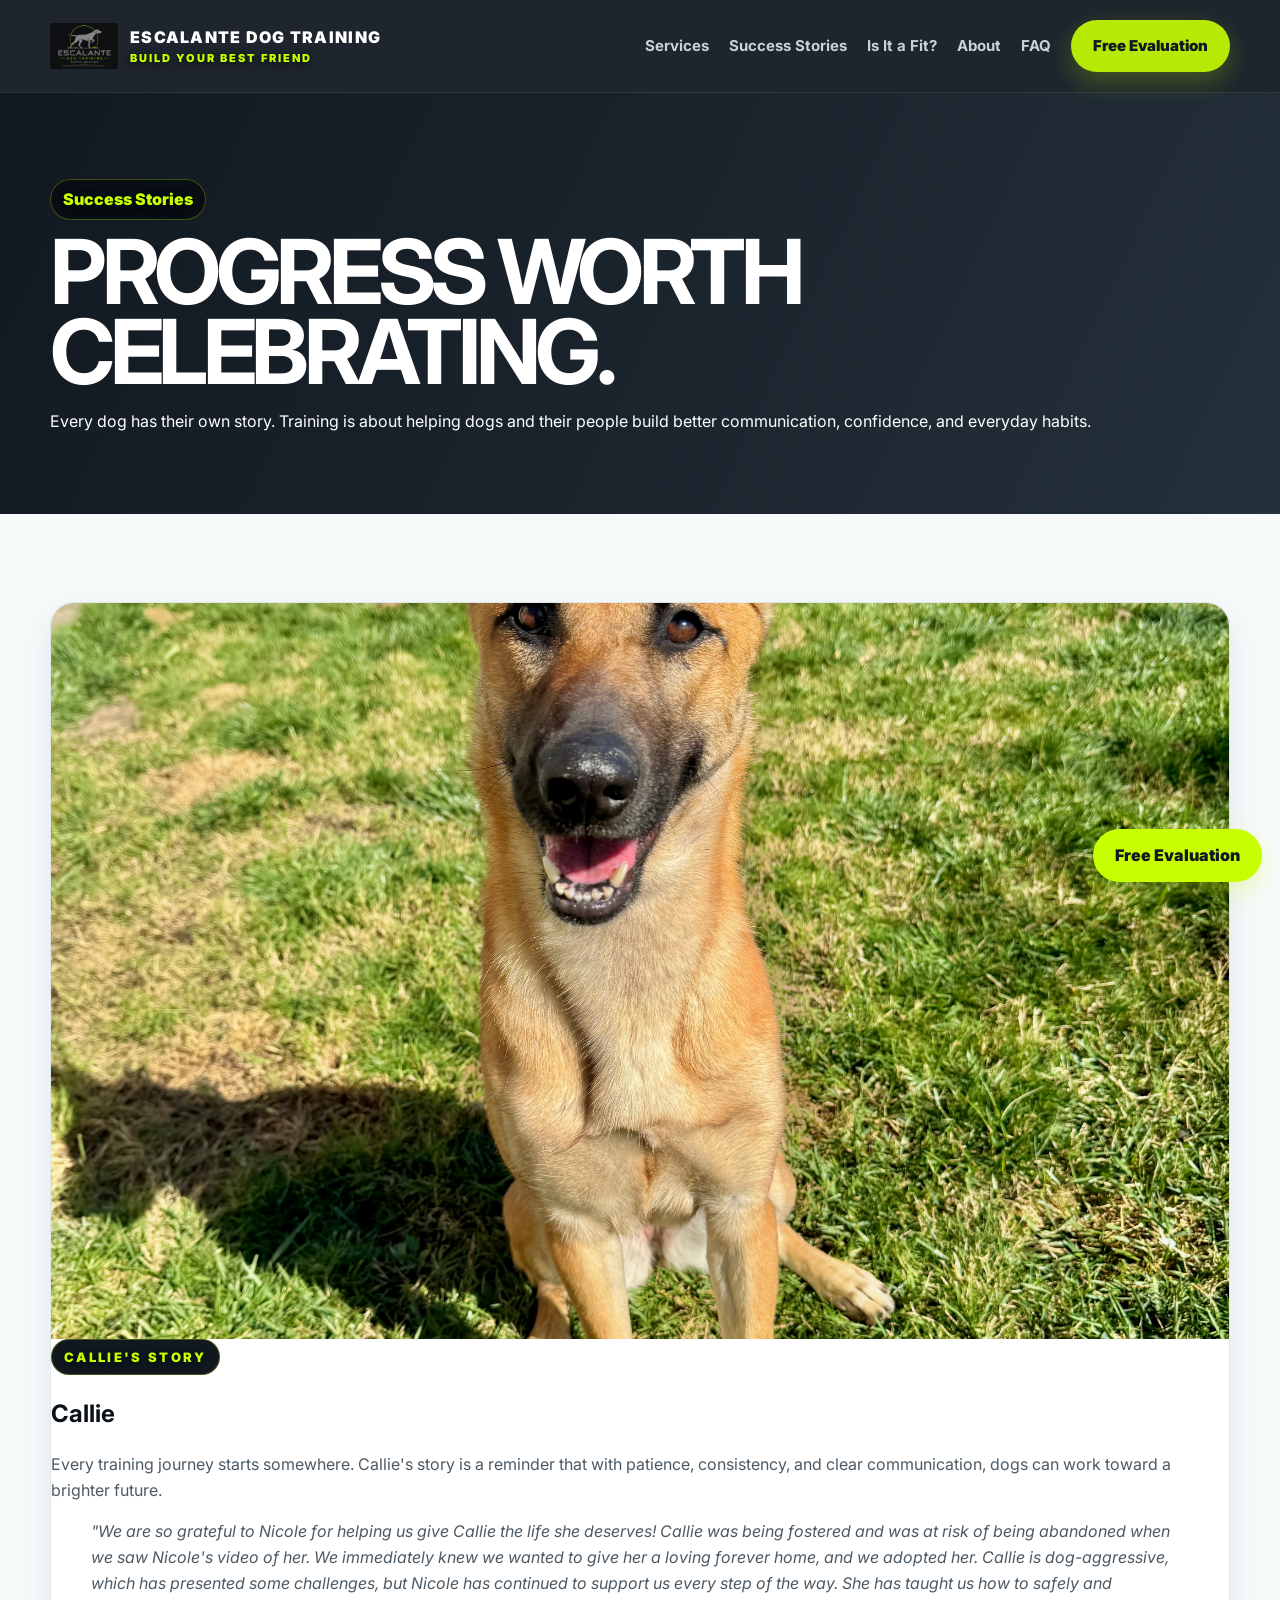
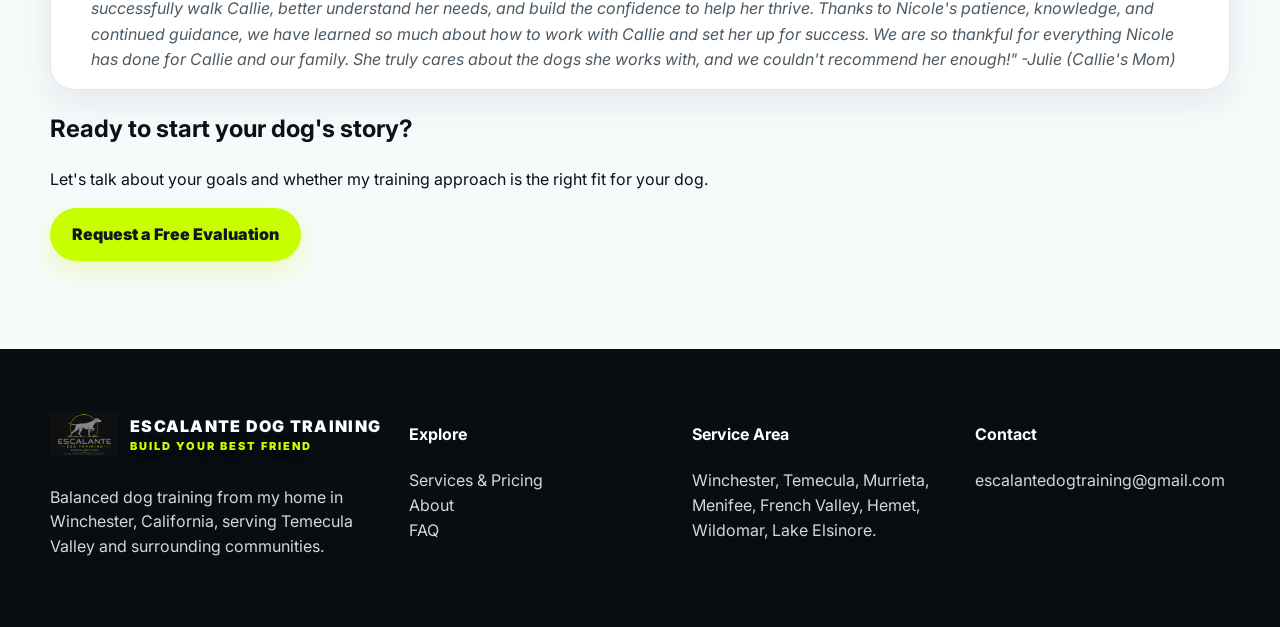
<file: success-stories.html>
<!doctype html>
<html lang="en">
<head>
  <meta charset="utf-8">
  <meta name="viewport" content="width=device-width, initial-scale=1">
  <title>Success Stories | Escalante Dog Training</title>
  <meta name="description" content="Read dog training success stories from Escalante Dog Training in Winchester, California, serving the Temecula Valley.">
  <link rel="icon" type="image/png" href="favicon.png">
  <link rel="preconnect" href="https://fonts.googleapis.com">
  <link rel="preconnect" href="https://fonts.gstatic.com" crossorigin>
  <link href="https://fonts.googleapis.com/css2?family=Inter:wght@400;600;700;800;900&display=swap" rel="stylesheet">
  <link rel="stylesheet" href="assets/css/style.css">
</head>

<body>
  <header class="topbar">
    <div class="container nav">
      <a class="brand" href="index.html">
        <img src="assets/images/logo.png" alt="Escalante Dog Training logo">
        <span>Escalante Dog Training<small>Build Your Best Friend</small></span>
      </a>
      <button class="menu" aria-label="Open navigation" aria-expanded="false">☰</button>
      <nav class="links">
        <a href="services.html">Services</a>
        <a href="success-stories.html">Success Stories</a>
        <a href="fit.html">Is It a Fit?</a>
        <a href="about.html">About</a>
        <a href="faq.html">FAQ</a>
        <a href="contact.html" class="btn">Free Evaluation</a>
      </nav>
    </div>
  </header>

  <main>
    <section class="page-hero">
      <div class="container">
        <div class="breadcrumb">Success Stories</div>
        <h1>Progress worth celebrating.</h1>
        <p>Every dog has their own story. Training is about helping dogs and their people build better communication, confidence, and everyday habits.</p>
      </div>
    </section>

    <section class="section">
      <div class="container">
        <article class="card story-card">
          <div class="story-image">
            <img src="assets/images/callie-before.jpg" alt="Callie before her training journey">
          </div>
          <div class="story-content">
            <span class="eyebrow">Callie's Story</span>
            <h2>Callie</h2>
            <p>Every training journey starts somewhere. Callie's story is a reminder that with patience, consistency, and clear communication, dogs can work toward a brighter future.</p>

            <blockquote>
              <p><em>"We are so grateful to Nicole for helping us give Callie the life she deserves! Callie was being fostered 
              and was at risk of being abandoned when we saw Nicole's video of her. We immediately knew we wanted to give
              her a loving forever home, and we adopted her. Callie is dog-aggressive, which has presented some challenges,
              but Nicole has continued to support us every step of the way. She has taught us how to safely and successfully
              walk Callie, better understand her needs, and build the confidence to help her thrive. Thanks to Nicole's 
              patience, knowledge, and continued guidance, we have learned so much about how to work with Callie and set
              her up for success. We are so thankful for everything Nicole has done for Callie and our family. She truly 
              cares about the dogs she works with, and we couldn't recommend her enough!" -Julie (Callie's Mom)</em></p>
            </blockquote>
          </div>
        </article>

        <div class="cta-panel">
          <div>
            <h2>Ready to start your dog's story?</h2>
            <p>Let's talk about your goals and whether my training approach is the right fit for your dog.</p>
          </div>
          <a class="btn" href="contact.html">Request a Free Evaluation</a>
        </div>
      </div>
    </section>
  </main>

  <footer class="footer">
    <div class="container footer-grid">
      <div>
        <a class="brand" href="index.html">
          <img src="assets/images/logo.png" alt="Escalante Dog Training logo">
          <span>Escalante Dog Training<small>Build Your Best Friend</small></span>
        </a>
        <p>Balanced dog training from my home in Winchester, California, serving Temecula Valley and surrounding communities.</p>
      </div>

      <div>
        <h4>Explore</h4>
        <p>
          <a href="services.html">Services &amp; Pricing</a><br>
          <a href="about.html">About</a><br>
          <a href="faq.html">FAQ</a>
        </p>
      </div>

      <div>
        <h4>Service Area</h4>
        <p>Winchester, Temecula, Murrieta, Menifee, French Valley, Hemet, Wildomar, Lake Elsinore.</p>
      </div>

      <div>
        <h4>Contact</h4>
        <p><a href="mailto:escalantedogtraining@gmail.com">escalantedogtraining@gmail.com</a></p>
      </div>
    </div>
  </footer>

  <a class="float-book" href="contact.html"><span class="btn">Free Evaluation</span></a>
  <script src="assets/js/script.js"></script>
</body>
</html>
</file>
<file: assets/css/style.css>
:root{--slate:#24303a;--slate2:#111820;--ink:#0b1116;--muted:#6f7d86;--line:#dfe6ea;--paper:#f7fafb;--white:#fff;--neon:#c8ff00;--neon2:#9dff00;--danger:#d94f4f;--shadow:0 20px 60px rgba(0,0,0,.18);--radius:24px;--max:1180px}*{box-sizing:border-box}html{scroll-behavior:smooth}body{margin:0;font-family:Inter,system-ui,-apple-system,Segoe UI,Roboto,Arial,sans-serif;color:var(--ink);background:var(--paper);line-height:1.55}img{max-width:100%;display:block}a{color:inherit;text-decoration:none}.container{width:min(var(--max),calc(100% - 36px));margin:auto}.topbar{position:sticky;top:0;z-index:50;background:rgba(17,24,32,.94);backdrop-filter:blur(14px);border-bottom:1px solid rgba(255,255,255,.08)}.nav{display:flex;align-items:center;justify-content:space-between;min-height:78px}.brand{display:flex;gap:12px;align-items:center;color:white;font-weight:900;letter-spacing:.08em;text-transform:uppercase}.brand img{width:54px;height:54px;object-fit:contain;border-radius:14px}.brand small{display:block;color:var(--neon);font-size:11px;letter-spacing:.18em}.links{display:flex;gap:20px;align-items:center;color:#dce5e9;font-weight:700;font-size:14px}.links a{opacity:.9}.links a:hover{color:var(--neon)}.menu{display:none;background:none;border:1px solid rgba(255,255,255,.2);color:white;border-radius:12px;padding:10px 12px}.btn{display:inline-flex;align-items:center;justify-content:center;gap:10px;background:var(--neon);color:#111820;font-weight:900;border:0;border-radius:999px;padding:14px 22px;box-shadow:0 10px 26px rgba(200,255,0,.25);cursor:pointer}.btn.dark{background:var(--slate2);color:white;box-shadow:none}.btn.ghost{background:transparent;color:white;border:1px solid rgba(255,255,255,.28);box-shadow:none}.hero{background:linear-gradient(115deg,rgba(17,24,32,.96),rgba(36,48,58,.78)),url('../images/hero-sunshine.jpg') center/cover;min-height:82vh;color:white;display:grid;align-items:center;position:relative;overflow:hidden}.hero:after{content:"";position:absolute;inset:auto -10% -22% -10%;height:45%;background:radial-gradient(circle,var(--neon),transparent 60%);opacity:.18}.hero-grid{position:relative;z-index:1;display:grid;grid-template-columns:1.1fr .9fr;gap:40px;align-items:center}.eyebrow{color:var(--neon);font-weight:900;letter-spacing:.18em;text-transform:uppercase;font-size:13px}.hero h1,.page-hero h1{font-size:clamp(46px,7vw,92px);line-height:.9;margin:12px 0;text-transform:uppercase;letter-spacing:-.06em}.hero p{font-size:clamp(18px,2.2vw,24px);color:#e9f1f4;max-width:760px}.hero-card{background:rgba(255,255,255,.09);border:1px solid rgba(255,255,255,.16);padding:26px;border-radius:var(--radius);box-shadow:var(--shadow)}.hero-card ul{padding-left:20px}.hero-actions{display:flex;gap:14px;flex-wrap:wrap;margin-top:26px}.statbar{display:grid;grid-template-columns:repeat(4,1fr);gap:14px;margin-top:-42px;position:relative;z-index:3}.stat{background:white;padding:22px;border-radius:18px;box-shadow:var(--shadow);border-bottom:5px solid var(--neon)}.stat b{font-size:24px;display:block}.section{padding:88px 0}.section.dark{background:var(--slate2);color:white}.section.dark p,.section.dark .muted{color:#cbd7dd}.section-title{max-width:820px;margin-bottom:36px}.section-title h2{font-size:clamp(34px,4vw,58px);line-height:1;margin:6px 0;letter-spacing:-.04em}.muted{color:var(--muted)}.grid{display:grid;gap:22px}.grid-2{grid-template-columns:repeat(2,1fr)}.grid-3{grid-template-columns:repeat(3,1fr)}.card{background:white;border:1px solid var(--line);border-radius:var(--radius);overflow:hidden;box-shadow:0 12px 34px rgba(20,30,40,.08)}.card.pad{padding:26px}.card img{aspect-ratio:16/10;object-fit:cover}.card h3{font-size:25px;margin:0 0 8px}.price{font-size:34px;font-weight:950;color:var(--slate2)}.tag{display:inline-flex;background:#ecffd1;color:#1c3300;border:1px solid #d5ff76;border-radius:999px;padding:7px 12px;font-weight:900;font-size:12px;text-transform:uppercase;letter-spacing:.08em}.list{padding-left:20px}.split{display:grid;grid-template-columns:.9fr 1.1fr;gap:44px;align-items:center}.photo{border-radius:var(--radius);box-shadow:var(--shadow);overflow:hidden;border:6px solid white}.checks{display:grid;gap:12px}.check,.xitem{display:flex;gap:12px;align-items:flex-start;background:white;border-radius:16px;padding:15px;border:1px solid var(--line)}.check:before{content:'✓';color:#1d2b00;background:var(--neon);font-weight:950;border-radius:50%;width:25px;height:25px;display:grid;place-items:center;flex:none}.xitem:before{content:'×';color:white;background:var(--danger);font-weight:950;border-radius:50%;width:25px;height:25px;display:grid;place-items:center;flex:none}.story{display:grid;grid-template-columns:1fr 1fr;gap:12px}.story img{border-radius:18px}.notice{background:#101820;color:white;border-left:6px solid var(--neon);border-radius:18px;padding:22px}.page-hero{background:linear-gradient(115deg,var(--slate2),var(--slate));color:white;padding:86px 0 64px}.breadcrumb{color:var(--neon);font-weight:900}.service-area{background:linear-gradient(135deg,#fff,#eff5f7);border:1px solid var(--line);border-radius:var(--radius);padding:28px}.faq details{background:white;border:1px solid var(--line);border-radius:18px;padding:18px 20px;margin-bottom:12px}.faq summary{font-weight:900;cursor:pointer}.form{display:grid;gap:14px}.form input,.form select,.form textarea{width:100%;border:1px solid #cfd9df;border-radius:14px;padding:14px;font:inherit}.form textarea{min-height:120px}.calendar{background:white;border:1px solid var(--line);border-radius:var(--radius);padding:18px}.slots{display:grid;grid-template-columns:repeat(3,1fr);gap:10px;margin-top:14px}.slot{padding:12px;border:1px solid #d7e1e7;border-radius:14px;background:#f8fbfc;cursor:pointer;font-weight:800}.slot.active,.slot:hover{background:var(--neon);border-color:var(--neon);color:#111820}.footer{background:#080d12;color:#cfd9df;padding:52px 0}.footer-grid{display:grid;grid-template-columns:1.3fr repeat(3,1fr);gap:28px}.footer h4{color:white}.float-book{position:fixed;right:18px;bottom:18px;z-index:49}.gallery{display:grid;grid-template-columns:repeat(4,1fr);gap:12px}.gallery img{border-radius:18px;aspect-ratio:1;object-fit:cover}.pillrow{display:flex;gap:10px;flex-wrap:wrap}.pill{background:#eaf2f5;border:1px solid #d5e1e7;border-radius:999px;padding:9px 13px;font-weight:800}.dark .pill{background:rgba(255,255,255,.08);border-color:rgba(255,255,255,.15)}@media(max-width:880px){.menu{display:block}.links{position:absolute;left:0;right:0;top:78px;background:#111820;display:none;flex-direction:column;align-items:flex-start;padding:22px 18px;border-bottom:1px solid rgba(255,255,255,.1)}.links.open{display:flex}.links .btn{width:100%}.hero-grid,.split,.grid-2,.grid-3,.footer-grid{grid-template-columns:1fr}.statbar{grid-template-columns:repeat(2,1fr);margin-top:18px}.hero{min-height:auto;padding:70px 0}.section{padding:62px 0}.story{grid-template-columns:1fr}.slots{grid-template-columns:1fr 1fr}.gallery{grid-template-columns:repeat(2,1fr)}.brand span{font-size:13px}.brand img{width:46px;height:46px}}@media(max-width:520px){.container{width:min(100% - 24px,var(--max))}.statbar{grid-template-columns:1fr}.hero-actions .btn{width:100%}.slots{grid-template-columns:1fr}.page-hero h1,.hero h1{font-size:43px}.float-book{left:14px;right:14px}.float-book .btn{width:100%}}


/* Requested refinements */

.brand img{
    width:68px;
    height:68px;
    border-radius:16px;
}

.nav{
    min-height:92px;
}

.links{
    font-size:15px;
}

/* Make all neon text readable */
.brand small,
.eyebrow,
.breadcrumb{
    color:var(--neon);
    text-shadow:0 2px 8px rgba(0,0,0,.85),0 0 1px #061000;
}

.eyebrow,
.breadcrumb{
    display:inline-flex;
    background:rgba(8,13,18,.84);
    border:1px solid rgba(200,255,0,.28);
    border-radius:999px;
    padding:7px 12px;
}

.section:not(.dark) .eyebrow,
.section:not(.dark) .breadcrumb{
    background:var(--slate2);
    color:var(--neon);
}

/* MUCH larger homepage logo */
.hero-logo{
    width:min(300px,60vw);
    margin:0 0 26px;
    filter:drop-shadow(0 20px 34px rgba(0,0,0,.45));
}

/* More breathing room below hero buttons */
.hero-actions{
    display:flex;
    gap:14px;
    flex-wrap:wrap;
    margin-top:30px;
    margin-bottom:90px;
}

.hero-card .tag{
    background:var(--neon);
    color:#111820;
    border-color:var(--neon);
}

.home-about p{
    font-size:18px;
}

/* SERVICE CARDS */

.card h3{
    font-size:25px;
    margin:0 0 10px;
    color:var(--slate2);
    font-weight:900;
}

.card p{
    color:#4d5a64;
    font-size:16px;
    line-height:1.6;
}

.price{
    display:inline-flex;
    align-items:center;
    background:var(--slate2);
    color:var(--neon);
    border:2px solid var(--neon);
    border-radius:999px;
    padding:6px 14px;
    font-size:30px;
    line-height:1;
    margin:8px 0 14px;
    text-shadow:0 1px 3px rgba(0,0,0,.75);
}

.section.dark .price{
    background:#080d12;
    color:var(--neon);
    border-color:var(--neon);
}

/* Separate daycare & boarding */

.service-group{
    margin-top:40px;
}

.service-group + .service-group{
    margin-top:70px;
    padding-top:50px;
    border-top:1px solid var(--line);
}

.section.dark .service-group + .service-group{
    border-top-color:rgba(255,255,255,.15);
}

.care-intro{
    background:linear-gradient(135deg,#101820,#24303a);
    color:white;
    border-left:6px solid var(--neon);
    border-radius:22px;
    padding:24px;
    margin:30px 0;
}

.care-intro p{
    color:#dfe9ed;
}

.mini-note{
    font-size:14px;
    color:var(--muted);
}

.section.dark .mini-note{
    color:#cbd7dd;
}

/* Calendar */

.calendar-shell{
    background:white;
    border:1px solid var(--line);
    border-radius:var(--radius);
    padding:20px;
    box-shadow:0 12px 34px rgba(20,30,40,.08);
}

.calendar-head{
    display:flex;
    align-items:center;
    justify-content:space-between;
    gap:12px;
    margin-bottom:14px;
}

.calendar-head h2{
    margin:0;
}

.cal-grid{
    display:grid;
    grid-template-columns:repeat(7,1fr);
    gap:8px;
}

.cal-dayname{
    font-size:12px;
    text-transform:uppercase;
    letter-spacing:.08em;
    color:var(--muted);
    font-weight:900;
    text-align:center;
}

.cal-date{
    min-height:54px;
    border:1px solid #d7e1e7;
    border-radius:14px;
    background:#f8fbfc;
    font-weight:900;
    cursor:pointer;
    color:#111820;
}

.cal-date:hover,
.cal-date.active{
    background:var(--neon);
    border-color:var(--neon);
    box-shadow:0 8px 18px rgba(200,255,0,.25);
}

.cal-date.disabled{
    opacity:.35;
    cursor:not-allowed;
    background:#eef3f5;
}

.time-panel{
    margin-top:18px;
    background:#f4f8fa;
    border:1px solid #dbe5ea;
    border-radius:18px;
    padding:16px;
}

.time-panel h3{
    margin:0 0 12px;
}

.slots{
    grid-template-columns:repeat(2,1fr);
}

@media(max-width:880px){

    .brand img{
        width:56px;
        height:56px;
    }

    .nav{
        min-height:84px;
    }

    .links{
        top:84px;
    }

    .hero-logo{
        width:220px;
    }

    .hero-actions{
        margin-bottom:50px;
    }

    .cal-date{
        min-height:48px;
    }

    .slots{
        grid-template-columns:1fr 1fr;
    }

}

@media(max-width:520px){

    .brand{
        gap:8px;
    }

    .brand img{
        width:50px;
        height:50px;
    }

    .brand span{
        font-size:11px;
    }

    .brand small{
        font-size:9px;
    }

    .hero-logo{
        width:170px;
    }

    .cal-grid{
        gap:5px;
    }

    .cal-date{
        min-height:42px;
        border-radius:11px;
    }

    .slots{
        grid-template-columns:1fr;
    }

    .price{
        font-size:25px;
    }

    
/* ==========================================
   DESKTOP HOMEPAGE POLISH
   Mobile styling remains unchanged
   ========================================== */

@media (min-width: 881px) {

  /* 1. Make the homepage hero logo larger */
  .hero-logo {
    width: 390px;
    max-width: 100%;
    margin: 0 0 24px;
  }

  /* 2. Improve readability of service card descriptions */
  .section.dark .home-service p:not(.price) {
    color: #27343c;
    font-size: 16px;
    line-height: 1.75;
  }

  .home-service {
    display: flex;
    flex-direction: column;
    align-items: flex-start;
  }

  .home-service > p:not(.price) {
    flex-grow: 1;
  }

  .home-service .btn {
    margin-top: 12px;
  }

  /* Give the service cards consistent spacing */
  .home-service-grid {
    align-items: stretch;
    row-gap: 24px;
  }

  .home-service-grid .home-service {
    padding: 30px;
  }

  /* 3. Clean up the Success Stories card */
  .home-story {
    display: grid;
    grid-template-columns: minmax(0, 0.9fr) minmax(0, 1.1fr);
    align-items: center;
    gap: 36px;
    padding: 36px;
  }

  .home-story .story {
    display: block;
    min-width: 0;
  }

  .home-story .story img {
    display: block;
    width: 100%;
    aspect-ratio: 4 / 3;
    object-fit: cover;
    border-radius: 18px;
  }

  .home-story > div:last-child {
    min-width: 0;
  }

  .home-story h3 {
    margin-bottom: 12px;
  }

  .home-story p {
    color: #46535d;
    line-height: 1.8;
    margin-bottom: 22px;
  }

  /* 4. Make the bottom call-to-action feel intentional */
  .footer-cta {
    position: relative;
    overflow: hidden;
    text-align: center;
    padding: 76px 24px;
    background: linear-gradient(135deg, #111820, #293741);
    color: #ffffff;
    border-top: 4px solid #c8ff00;
  }

  .footer-cta .container {
    max-width: 850px;
    margin: 0 auto;
  }

  .footer-cta h2 {
    max-width: 760px;
    margin: 0 auto 20px;
    color: #ffffff;
    font-size: clamp(36px, 4vw, 54px);
    line-height: 1.08;
    letter-spacing: -0.04em;
  }

  .footer-cta p {
    max-width: 700px;
    margin: 0 auto 28px;
    color: #e1e8ec;
    font-size: 18px;
    line-height: 1.8;
  }

  .footer-cta .btn {
    margin-top: 4px;
  }
}


}
</file>
